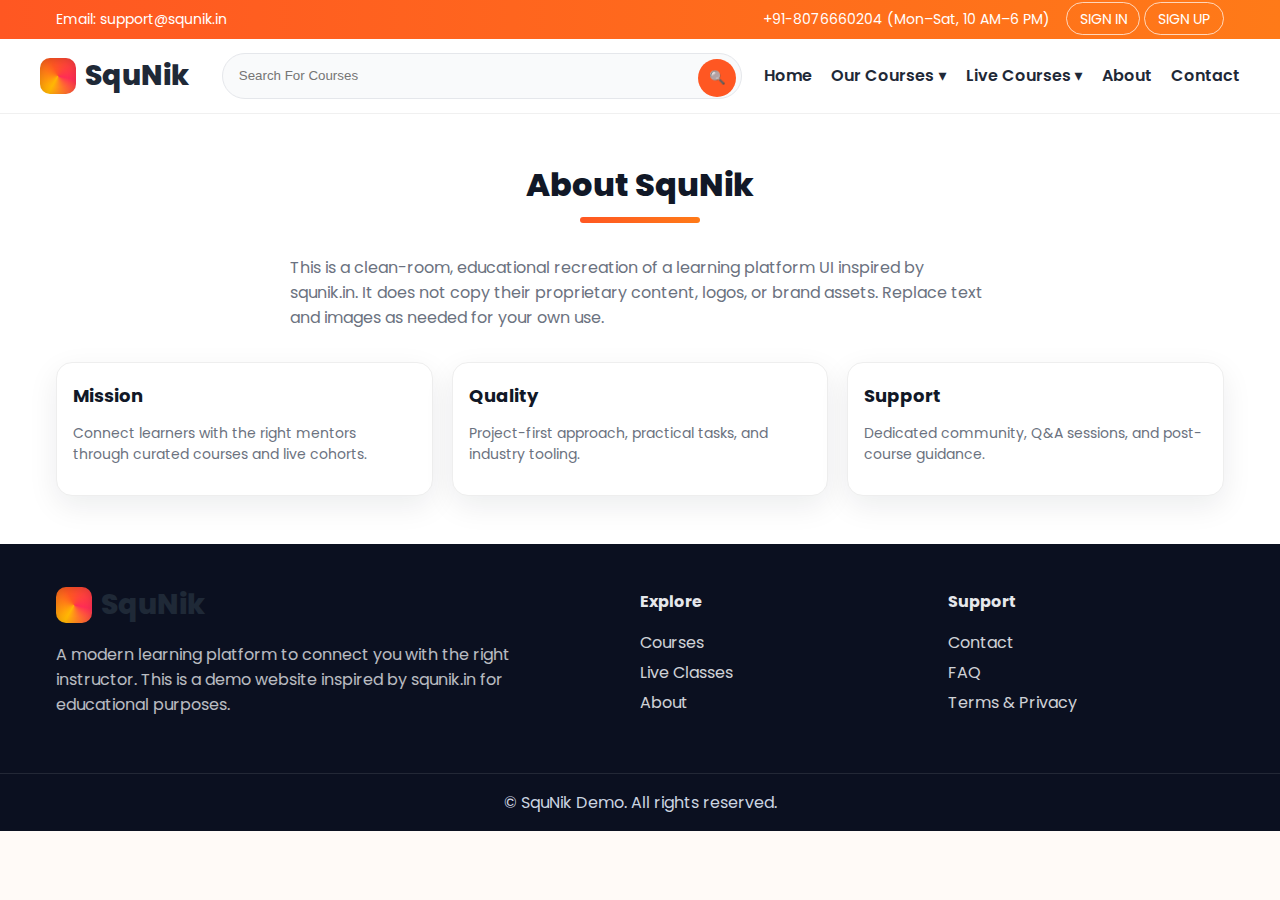
<file: about.html>
<!DOCTYPE html>
<html lang="en">
<head>
  <meta charset="UTF-8">
  <meta name="viewport" content="width=device-width, initial-scale=1.0">
  <title>SquNik — About</title>
  <link rel="preconnect" href="https://fonts.googleapis.com">
  <link rel="preconnect" href="https://fonts.gstatic.com" crossorigin>
  <link href="https://fonts.googleapis.com/css2?family=Poppins:wght@300;400;500;600;700;800;900&display=swap" rel="stylesheet">
  <link rel="stylesheet" href="styles.css">
</head>
<body>
  <div class="topbar">
    <div class="container">
      <div class="left">
        <span>Email: support@squnik.in</span>
      </div>
      <div class="right">
        <span>+91-8076660204 (Mon–Sat, 10 AM–6 PM)</span>
        <div class="auth">
          <a href="#">SIGN IN</a>
          <a href="#">SIGN UP</a>
        </div>
      </div>
    </div>
  </div>

  <header>
    <div class="container nav" id="nav">
      <a class="brand" href="index.html">
        <span class="logo"></span>
        <span>SquNik</span>
      </a>
      <button class="hamburger" id="menuBtn">☰</button>
      <div class="search">
        <input type="text" placeholder="Search For Courses" aria-label="Search for courses" />
        <button aria-label="Search">🔍</button>
      </div>
      <div class="navlinks">
        <a href="index.html">Home</a>
        <div class="dropdown">
          <a href="courses.html">Our Courses ▾</a>
          <div class="dropdown-content">
            <a href="courses.html#sap">SAP</a>
            <a href="courses.html#excel">MS Excel</a>
            <a href="courses.html#accounting">Accounting</a>
            <a href="courses.html#powerbi">Power BI</a>
            <a href="courses.html#interview">Interview Preparation</a>
          </div>
        </div>
        <div class="dropdown">
          <a href="live.html">Live Courses ▾</a>
          <div class="dropdown-content">
            <a href="live.html#ongoing">Ongoing</a>
            <a href="live.html#upcoming">Upcoming</a>
          </div>
        </div>
        <a href="about.html">About</a>
        <a href="contact.html">Contact</a>
      </div>
    </div>
  </header>

  
<section class="section">
  <div class="container">
    <h2 class="title">About SquNik</h2>
    <div class="underline"></div>
    <p style="max-width:70ch;margin:0 auto 2rem;color:var(--muted)">
      This is a clean-room, educational recreation of a learning platform UI inspired by squnik.in. 
      It does not copy their proprietary content, logos, or brand assets. Replace text and images as needed for your own use.
    </p>
    <div class="grid">
      <div class="card"><div class="p"><h3>Mission</h3><p>Connect learners with the right mentors through curated courses and live cohorts.</p></div></div>
      <div class="card"><div class="p"><h3>Quality</h3><p>Project-first approach, practical tasks, and industry tooling.</p></div></div>
      <div class="card"><div class="p"><h3>Support</h3><p>Dedicated community, Q&A sessions, and post-course guidance.</p></div></div>
    </div>
  </div>

</section>


  <footer>
    <div class="container">
      <div>
        <div class="brand"><span class="logo"></span><span>SquNik</span></div>
        <p style="max-width:48ch;opacity:.8">A modern learning platform to connect you with the right instructor. This is a demo website inspired by squnik.in for educational purposes.</p>
      </div>
      <div>
        <h4>Explore</h4>
        <a href="courses.html">Courses</a>
        <a href="live.html">Live Classes</a>
        <a href="about.html">About</a>
      </div>

      <div>
        <h4>Support</h4>
        <a href="contact.html">Contact</a>
        <a href="#">FAQ</a>
        <a href="#">Terms & Privacy</a>
      </div>
    </div>
    <div class="copy">© SquNik Demo. All rights reserved.</div>
  </footer>

  <script src="script.js"></script>
</body>
</html>
</file>
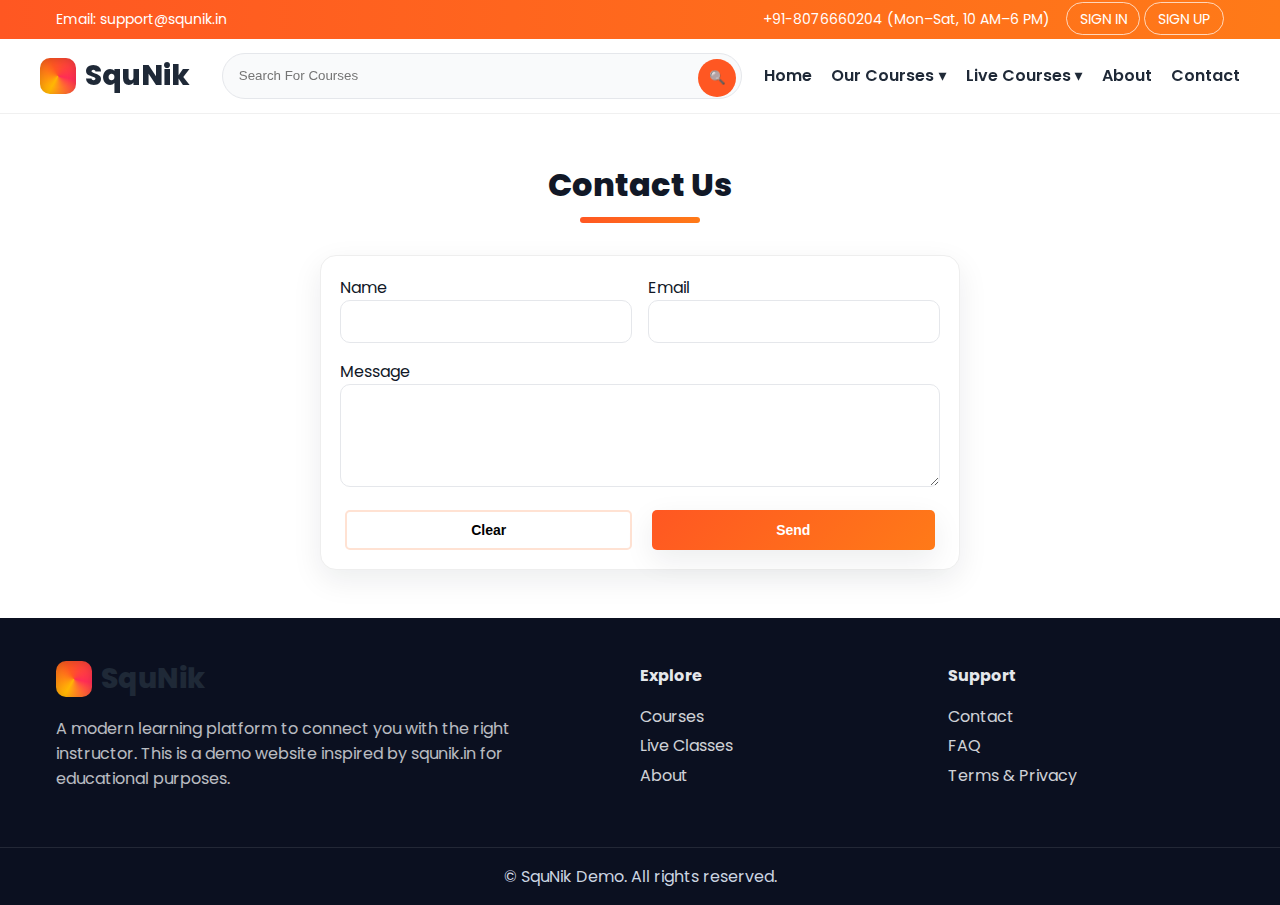
<file: contact.html>
<!DOCTYPE html>
<html lang="en">
<head>
  <meta charset="UTF-8">
  <meta name="viewport" content="width=device-width, initial-scale=1.0">
  <title>SquNik — Contact</title>
  <link rel="preconnect" href="https://fonts.googleapis.com">
  <link rel="preconnect" href="https://fonts.gstatic.com" crossorigin>
  <link href="https://fonts.googleapis.com/css2?family=Poppins:wght@300;400;500;600;700;800;900&display=swap" rel="stylesheet">
  <link rel="stylesheet" href="styles.css">
</head>
<body>
  <div class="topbar">
    <div class="container">
      <div class="left">
        <span>Email: support@squnik.in</span>
      </div>
      <div class="right">
        <span>+91-8076660204 (Mon–Sat, 10 AM–6 PM)</span>
        <div class="auth">
          <a href="#">SIGN IN</a>
          <a href="#">SIGN UP</a>
        </div>
      </div>
    </div>
  </div>

  <header>
    <div class="container nav" id="nav">
      <a class="brand" href="index.html">
        <span class="logo"></span>
        <span>SquNik</span>
      </a>
      <button class="hamburger" id="menuBtn">☰</button>
      <div class="search">
        <input type="text" placeholder="Search For Courses" aria-label="Search for courses" />
        <button aria-label="Search">🔍</button>
      </div>
      <div class="navlinks">
        <a href="index.html">Home</a>
        <div class="dropdown">
          <a href="courses.html">Our Courses ▾</a>
          <div class="dropdown-content">
            <a href="courses.html#sap">SAP</a>
            <a href="courses.html#excel">MS Excel</a>
            <a href="courses.html#accounting">Accounting</a>
            <a href="courses.html#powerbi">Power BI</a>
            <a href="courses.html#interview">Interview Preparation</a>
          </div>
        </div>
        <div class="dropdown">
          <a href="live.html">Live Courses ▾</a>
          <div class="dropdown-content">
            <a href="live.html#ongoing">Ongoing</a>
            <a href="live.html#upcoming">Upcoming</a>
          </div>
        </div>
        <a href="about.html">About</a>
        <a href="contact.html">Contact</a>
      </div>
    </div>
  </header>

  
<section class="section">
  <div class="container">
    <h2 class="title">Contact Us</h2>
    <div class="underline"></div>
    <form id="contactForm" style="max-width:640px;margin:0 auto;background:#fff;border:1px solid #eee;padding:1.2rem;border-radius:16px;box-shadow:var(--shadow)">
      <div style="display:grid;gap:1rem;grid-template-columns:1fr 1fr">
        <div><label>Name<br><input required style="width:100%;padding:.8rem;border:1px solid #e5e7eb;border-radius:10px"></label></div>
        <div><label>Email<br><input type="email" required style="width:100%;padding:.8rem;border:1px solid #e5e7eb;border-radius:10px"></label></div>
        <div style="grid-column:1/-1"><label>Message<br><textarea required rows="5" style="width:100%;padding:.8rem;border:1px solid #e5e7eb;border-radius:10px"></textarea></label></div>
      </div>
      <div style="margin-top:1rem;display:flex;justify-content:flex-end;gap:.6rem">
        <button type="reset" class="btn ghost">Clear</button>
        <button type="submit" class="btn primary">Send</button>
      </div>
    </form>
  </div>
</section>
<script>
  document.getElementById('contactForm')?.addEventListener('submit', function(e){
    e.preventDefault();
    alert('Thanks! We will get back to you shortly.');
    this.reset();
  });
</script>


  <footer>
    <div class="container">
      <div>
        <div class="brand"><span class="logo"></span><span>SquNik</span></div>
        <p style="max-width:48ch;opacity:.8">A modern learning platform to connect you with the right instructor. This is a demo website inspired by squnik.in for educational purposes.</p>
      </div>
      <div>
        <h4>Explore</h4>
        <a href="courses.html">Courses</a>
        <a href="live.html">Live Classes</a>
        <a href="about.html">About</a>
      </div>

      <div>
        <h4>Support</h4>
        <a href="contact.html">Contact</a>
        <a href="#">FAQ</a>
        <a href="#">Terms & Privacy</a>
      </div>
    </div>
    <div class="copy">© SquNik Demo. All rights reserved.</div>
  </footer>

  <script src="script.js"></script>
</body>
</html>
</file>
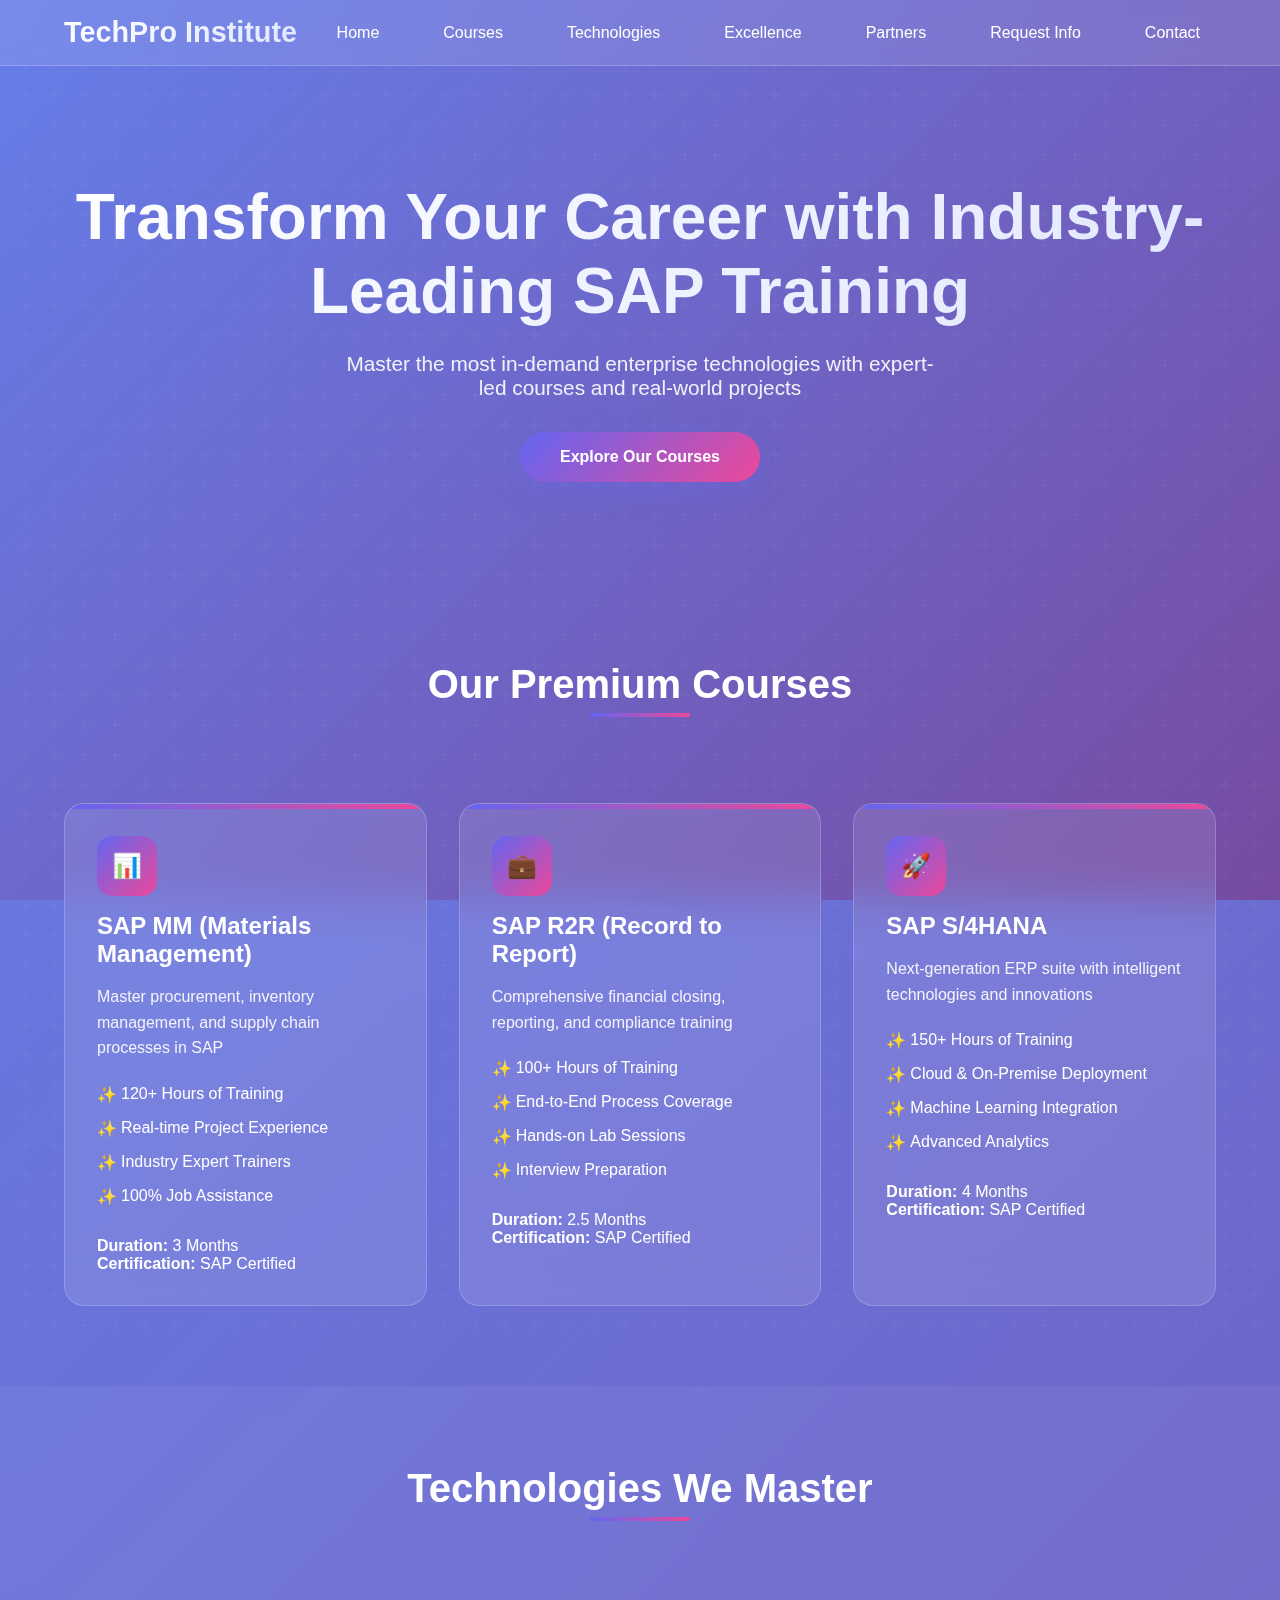
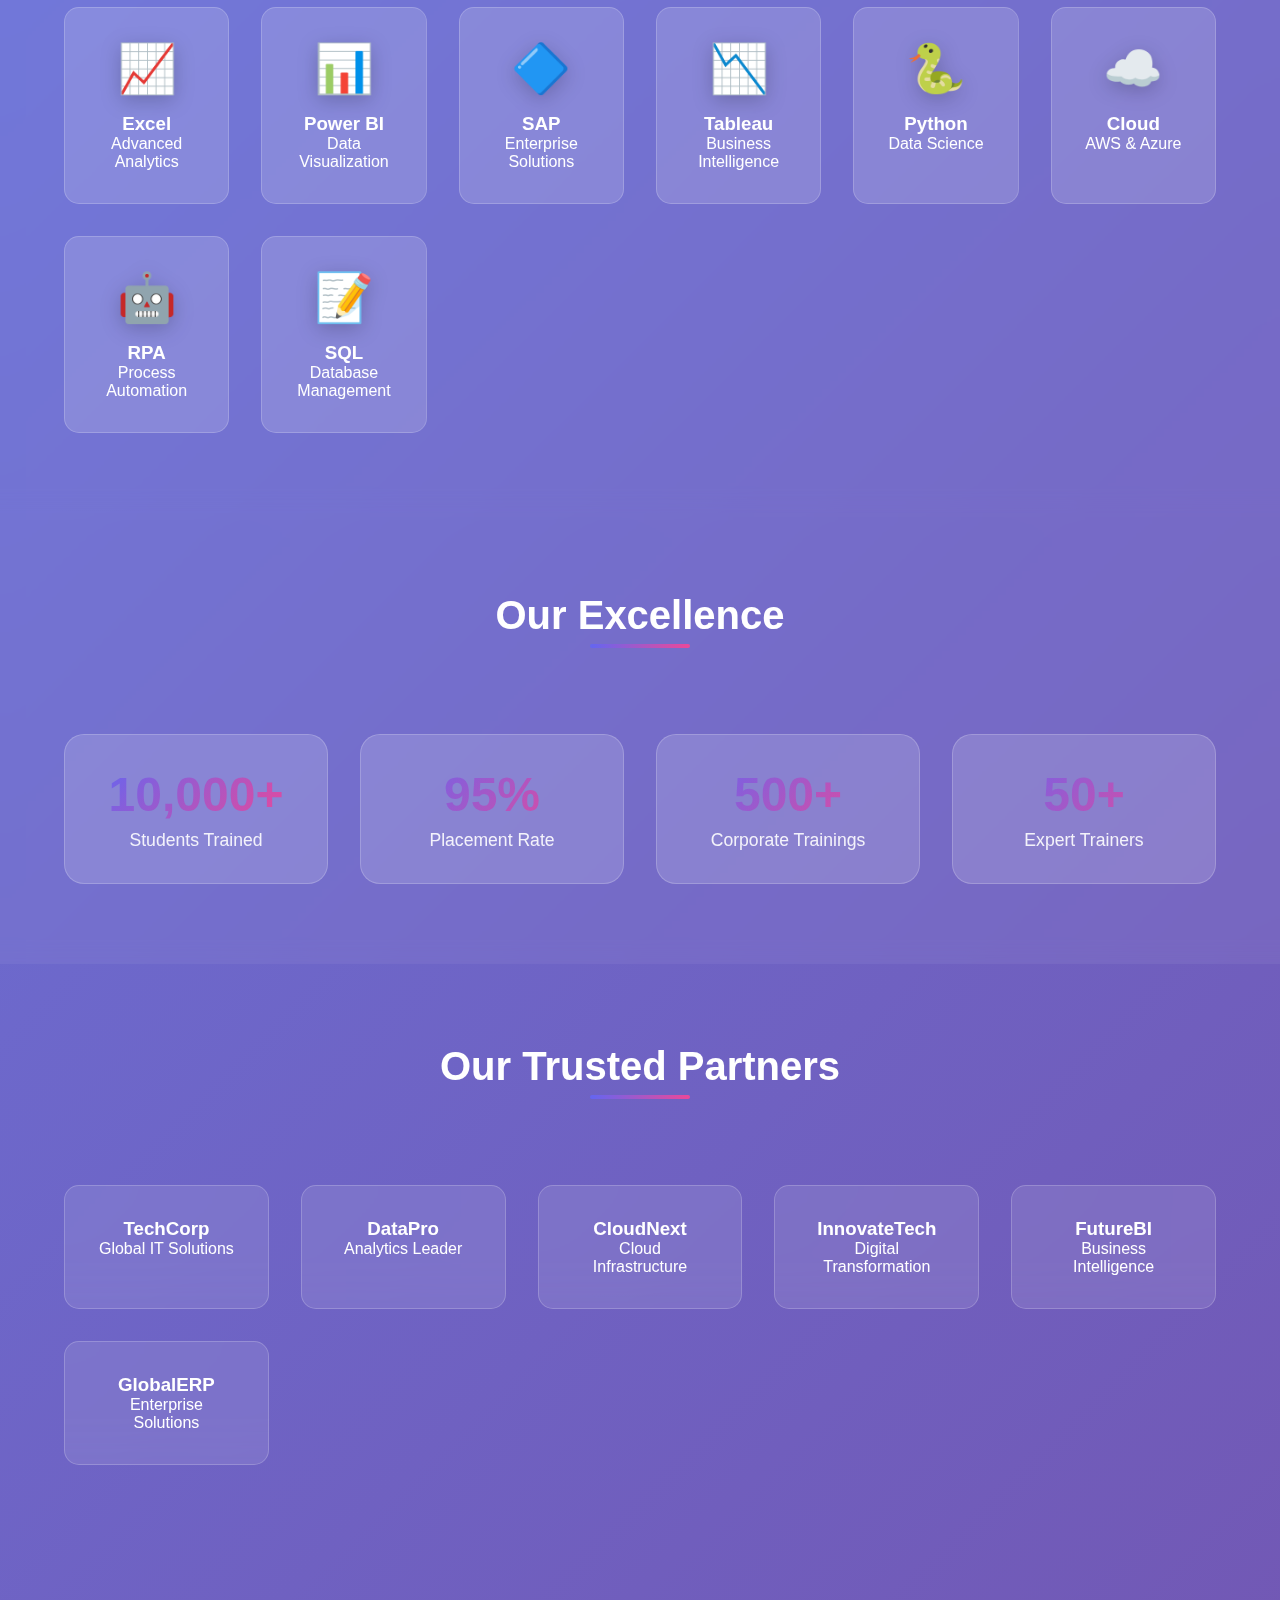
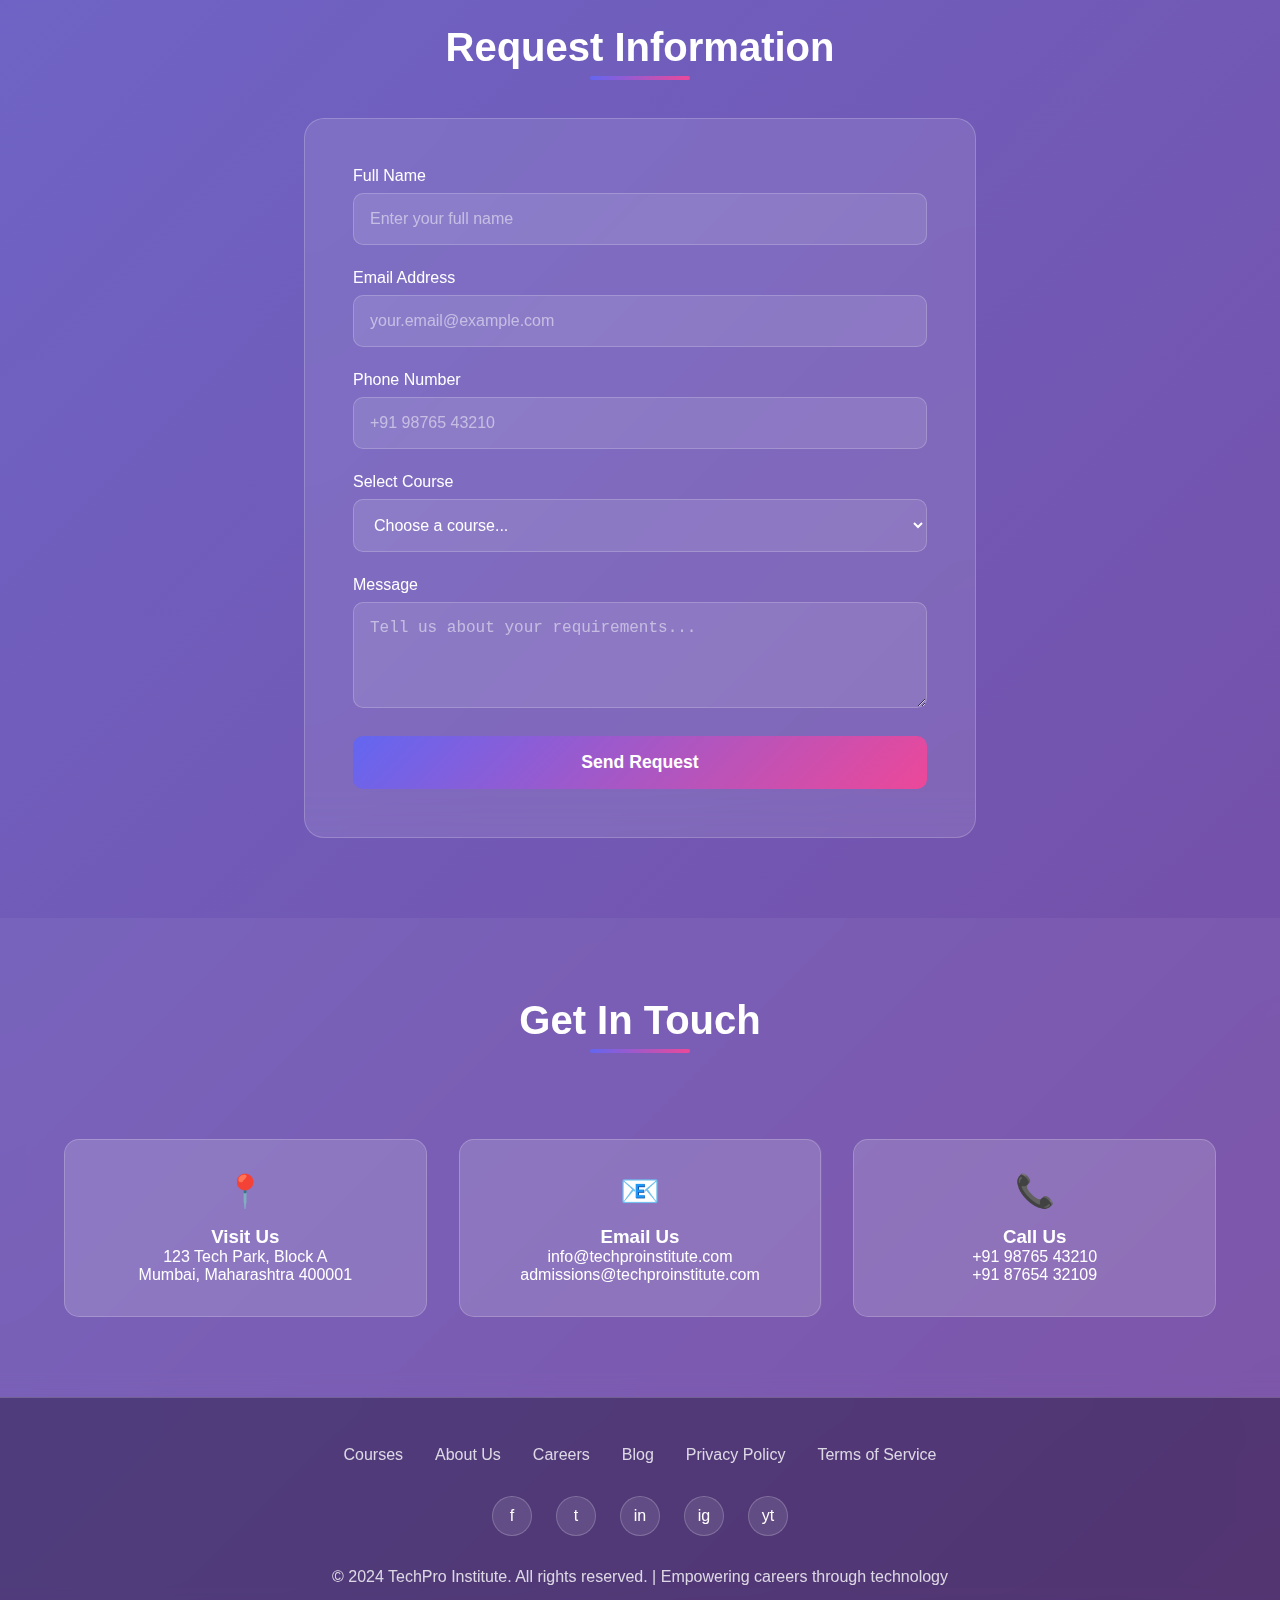
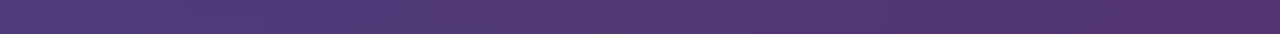
<file: home.html>
<!DOCTYPE html>
<html lang="en">
<head>
    <meta charset="UTF-8">
    <meta name="viewport" content="width=device-width, initial-scale=1.0">
    <title>TechPro Institute - Premier SAP & Technology Training</title>
    <style>
        * {
            margin: 0;
            padding: 0;
            box-sizing: border-box;
        }

        :root {
            --primary: #6366f1;
            --secondary: #8b5cf6;
            --accent: #ec4899;
            --dark: #1e293b;
            --light: #f8fafc;
            --glass: rgba(255, 255, 255, 0.1);
            --border: rgba(255, 255, 255, 0.2);
        }

        body {
            font-family: -apple-system, BlinkMacSystemFont, 'Segoe UI', Roboto, 'Helvetica Neue', Arial, sans-serif;
            background: linear-gradient(135deg, #667eea 0%, #764ba2 100%);
            min-height: 100vh;
            color: #fff;
            overflow-x: hidden;
        }

        /* Animated Background */
        .bg-animation {
            position: fixed;
            width: 100%;
            height: 100%;
            top: 0;
            left: 0;
            z-index: -1;
            background: linear-gradient(135deg, #667eea 0%, #764ba2 100%);
        }

        .bg-animation::before {
            content: '';
            position: absolute;
            width: 200%;
            height: 200%;
            top: -50%;
            left: -50%;
            background: url("data:image/svg+xml,%3Csvg width='60' height='60' viewBox='0 0 60 60' xmlns='http://www.w3.org/2000/svg'%3E%3Cg fill='none' fill-rule='evenodd'%3E%3Cg fill='%23ffffff' fill-opacity='0.03'%3E%3Cpath d='M36 34v-4h-2v4h-4v2h4v4h2v-4h4v-2h-4zm0-30V0h-2v4h-4v2h4v4h2V6h4V4h-4zM6 34v-4H4v4H0v2h4v4h2v-4h4v-2H6zM6 4V0H4v4H0v2h4v4h2V6h4V4H6z'/%3E%3C/g%3E%3C/g%3E%3C/svg%3E") repeat;
            animation: drift 20s infinite linear;
        }

        @keyframes drift {
            from { transform: rotate(0deg); }
            to { transform: rotate(360deg); }
        }

        /* Header */
        header {
            background: var(--glass);
            backdrop-filter: blur(20px);
            border-bottom: 1px solid var(--border);
            position: fixed;
            width: 100%;
            top: 0;
            z-index: 1000;
            transition: all 0.3s ease;
        }

        nav {
            display: flex;
            justify-content: space-between;
            align-items: center;
            padding: 1rem 5%;
            max-width: 1400px;
            margin: 0 auto;
        }

        .logo {
            font-size: 1.8rem;
            font-weight: bold;
            background: linear-gradient(135deg, #fff, #e0e7ff);
            -webkit-background-clip: text;
            -webkit-text-fill-color: transparent;
            animation: glow 2s ease-in-out infinite alternate;
        }

        @keyframes glow {
            from { filter: drop-shadow(0 0 10px rgba(255,255,255,0.5)); }
            to { filter: drop-shadow(0 0 20px rgba(255,255,255,0.8)); }
        }

        .nav-links {
            display: flex;
            list-style: none;
            gap: 2rem;
        }

        .nav-links a {
            color: #fff;
            text-decoration: none;
            transition: all 0.3s ease;
            position: relative;
            padding: 0.5rem 1rem;
        }

        .nav-links a::after {
            content: '';
            position: absolute;
            bottom: 0;
            left: 50%;
            width: 0;
            height: 2px;
            background: linear-gradient(90deg, var(--primary), var(--accent));
            transition: all 0.3s ease;
            transform: translateX(-50%);
        }

        .nav-links a:hover::after {
            width: 100%;
        }

        .nav-links a:hover {
            transform: translateY(-2px);
            text-shadow: 0 5px 15px rgba(255,255,255,0.3);
        }

        /* Hero Section */
        .hero {
            margin-top: 80px;
            padding: 100px 5%;
            text-align: center;
            position: relative;
        }

        .hero h1 {
            font-size: clamp(2.5rem, 5vw, 4rem);
            margin-bottom: 1.5rem;
            background: linear-gradient(135deg, #fff, #e0e7ff);
            -webkit-background-clip: text;
            -webkit-text-fill-color: transparent;
            animation: slideInDown 1s ease;
        }

        @keyframes slideInDown {
            from {
                opacity: 0;
                transform: translateY(-30px);
            }
            to {
                opacity: 1;
                transform: translateY(0);
            }
        }

        .hero p {
            font-size: 1.3rem;
            opacity: 0.9;
            max-width: 600px;
            margin: 0 auto 2rem;
            animation: fadeIn 1s ease 0.3s backwards;
        }

        @keyframes fadeIn {
            from { opacity: 0; }
            to { opacity: 1; }
        }

        .cta-button {
            display: inline-block;
            padding: 1rem 2.5rem;
            background: linear-gradient(135deg, var(--primary), var(--accent));
            color: white;
            text-decoration: none;
            border-radius: 50px;
            font-weight: 600;
            transition: all 0.3s ease;
            box-shadow: 0 10px 30px rgba(99, 102, 241, 0.3);
            animation: pulse 2s infinite;
        }

        @keyframes pulse {
            0%, 100% { transform: scale(1); }
            50% { transform: scale(1.05); }
        }

        .cta-button:hover {
            transform: translateY(-3px);
            box-shadow: 0 15px 40px rgba(99, 102, 241, 0.5);
        }

        /* Courses Section */
        .courses {
            padding: 80px 5%;
            max-width: 1400px;
            margin: 0 auto;
        }

        .section-title {
            text-align: center;
            font-size: 2.5rem;
            margin-bottom: 3rem;
            position: relative;
            display: inline-block;
            width: 100%;
        }

        .section-title::after {
            content: '';
            position: absolute;
            bottom: -10px;
            left: 50%;
            transform: translateX(-50%);
            width: 100px;
            height: 4px;
            background: linear-gradient(90deg, var(--primary), var(--accent));
            border-radius: 2px;
        }

        .course-grid {
            display: grid;
            grid-template-columns: repeat(auto-fit, minmax(350px, 1fr));
            gap: 2rem;
            margin-top: 3rem;
        }

        .course-card {
            background: var(--glass);
            backdrop-filter: blur(20px);
            border: 1px solid var(--border);
            border-radius: 20px;
            padding: 2rem;
            transition: all 0.3s ease;
            position: relative;
            overflow: hidden;
        }

        .course-card::before {
            content: '';
            position: absolute;
            top: 0;
            left: 0;
            right: 0;
            height: 5px;
            background: linear-gradient(90deg, var(--primary), var(--accent));
        }

        .course-card:hover {
            transform: translateY(-10px) scale(1.02);
            box-shadow: 0 20px 40px rgba(0,0,0,0.2);
        }

        .course-icon {
            width: 60px;
            height: 60px;
            background: linear-gradient(135deg, var(--primary), var(--accent));
            border-radius: 15px;
            display: flex;
            align-items: center;
            justify-content: center;
            font-size: 1.5rem;
            margin-bottom: 1rem;
        }

        .course-title {
            font-size: 1.5rem;
            margin-bottom: 1rem;
        }

        .course-details {
            opacity: 0.9;
            line-height: 1.6;
            margin-bottom: 1rem;
        }

        .course-features {
            list-style: none;
            margin: 1rem 0;
        }

        .course-features li {
            padding: 0.5rem 0;
            padding-left: 1.5rem;
            position: relative;
        }

        .course-features li::before {
            content: '✨';
            position: absolute;
            left: 0;
        }

        /* Tech Stack */
        .tech-stack {
            padding: 80px 5%;
            background: rgba(255, 255, 255, 0.05);
            backdrop-filter: blur(10px);
        }

        .tech-grid {
            display: grid;
            grid-template-columns: repeat(auto-fit, minmax(150px, 1fr));
            gap: 2rem;
            max-width: 1200px;
            margin: 3rem auto 0;
        }

        .tech-item {
            background: var(--glass);
            backdrop-filter: blur(20px);
            border: 1px solid var(--border);
            border-radius: 15px;
            padding: 2rem;
            text-align: center;
            transition: all 0.3s ease;
            cursor: pointer;
        }

        .tech-item:hover {
            transform: translateY(-5px) rotate(5deg);
            background: rgba(255, 255, 255, 0.15);
        }

        .tech-icon {
            font-size: 3rem;
            margin-bottom: 1rem;
            filter: drop-shadow(0 5px 10px rgba(0,0,0,0.2));
        }

        /* Partners */
        .partners {
            padding: 80px 5%;
            max-width: 1400px;
            margin: 0 auto;
        }

        .partner-grid {
            display: grid;
            grid-template-columns: repeat(auto-fit, minmax(200px, 1fr));
            gap: 2rem;
            margin-top: 3rem;
        }

        .partner-card {
            background: var(--glass);
            backdrop-filter: blur(20px);
            border: 1px solid var(--border);
            border-radius: 15px;
            padding: 2rem;
            text-align: center;
            transition: all 0.3s ease;
        }

        .partner-card:hover {
            transform: scale(1.1);
            box-shadow: 0 15px 30px rgba(0,0,0,0.2);
        }

        /* Excellence Section */
        .excellence {
            padding: 80px 5%;
            background: rgba(255, 255, 255, 0.05);
            backdrop-filter: blur(10px);
        }

        .stats-grid {
            display: grid;
            grid-template-columns: repeat(auto-fit, minmax(250px, 1fr));
            gap: 2rem;
            max-width: 1200px;
            margin: 3rem auto 0;
        }

        .stat-card {
            text-align: center;
            padding: 2rem;
            background: var(--glass);
            backdrop-filter: blur(20px);
            border: 1px solid var(--border);
            border-radius: 20px;
            transition: all 0.3s ease;
        }

        .stat-card:hover {
            transform: translateY(-10px);
        }

        .stat-number {
            font-size: 3rem;
            font-weight: bold;
            background: linear-gradient(135deg, var(--primary), var(--accent));
            -webkit-background-clip: text;
            -webkit-text-fill-color: transparent;
            margin-bottom: 0.5rem;
        }

        .stat-label {
            font-size: 1.1rem;
            opacity: 0.9;
        }

        /* Request Form */
        .request-form {
            padding: 80px 5%;
            max-width: 800px;
            margin: 0 auto;
        }

        .form-container {
            background: var(--glass);
            backdrop-filter: blur(20px);
            border: 1px solid var(--border);
            border-radius: 20px;
            padding: 3rem;
        }

        .form-group {
            margin-bottom: 1.5rem;
        }

        .form-group label {
            display: block;
            margin-bottom: 0.5rem;
            font-weight: 500;
        }

        .form-group input,
        .form-group select,
        .form-group textarea {
            width: 100%;
            padding: 1rem;
            background: rgba(255, 255, 255, 0.1);
            border: 1px solid var(--border);
            border-radius: 10px;
            color: white;
            font-size: 1rem;
            transition: all 0.3s ease;
        }

        .form-group input::placeholder,
        .form-group textarea::placeholder {
            color: rgba(255, 255, 255, 0.5);
        }

        .form-group input:focus,
        .form-group select:focus,
        .form-group textarea:focus {
            outline: none;
            border-color: var(--primary);
            background: rgba(255, 255, 255, 0.15);
            box-shadow: 0 0 20px rgba(99, 102, 241, 0.3);
        }

        .form-group select option {
            background: var(--dark);
        }

        .submit-btn {
            width: 100%;
            padding: 1rem 2rem;
            background: linear-gradient(135deg, var(--primary), var(--accent));
            color: white;
            border: none;
            border-radius: 10px;
            font-size: 1.1rem;
            font-weight: 600;
            cursor: pointer;
            transition: all 0.3s ease;
        }

        .submit-btn:hover {
            transform: translateY(-3px);
            box-shadow: 0 15px 30px rgba(99, 102, 241, 0.4);
        }

        /* Contact */
        .contact {
            padding: 80px 5%;
            background: rgba(255, 255, 255, 0.05);
            backdrop-filter: blur(10px);
        }

        .contact-grid {
            display: grid;
            grid-template-columns: repeat(auto-fit, minmax(300px, 1fr));
            gap: 2rem;
            max-width: 1200px;
            margin: 3rem auto 0;
        }

        .contact-card {
            background: var(--glass);
            backdrop-filter: blur(20px);
            border: 1px solid var(--border);
            border-radius: 15px;
            padding: 2rem;
            text-align: center;
            transition: all 0.3s ease;
        }

        .contact-card:hover {
            transform: translateY(-5px);
        }

        .contact-icon {
            font-size: 2rem;
            margin-bottom: 1rem;
        }

        /* Footer */
        footer {
            background: rgba(0, 0, 0, 0.3);
            backdrop-filter: blur(20px);
            padding: 3rem 5%;
            text-align: center;
            border-top: 1px solid var(--border);
        }

        .footer-content {
            max-width: 1200px;
            margin: 0 auto;
        }

        .footer-links {
            display: flex;
            justify-content: center;
            gap: 2rem;
            margin-bottom: 2rem;
        }

        .footer-links a {
            color: white;
            text-decoration: none;
            opacity: 0.8;
            transition: all 0.3s ease;
        }

        .footer-links a:hover {
            opacity: 1;
            transform: translateY(-2px);
        }

        .social-links {
            display: flex;
            justify-content: center;
            gap: 1.5rem;
            margin: 2rem 0;
        }

        .social-links a {
            width: 40px;
            height: 40px;
            background: var(--glass);
            border: 1px solid var(--border);
            border-radius: 50%;
            display: flex;
            align-items: center;
            justify-content: center;
            color: white;
            text-decoration: none;
            transition: all 0.3s ease;
        }

        .social-links a:hover {
            background: linear-gradient(135deg, var(--primary), var(--accent));
            transform: translateY(-5px) rotate(360deg);
        }

        /* Responsive */
        @media (max-width: 768px) {
            .nav-links {
                display: none;
            }
            
            .hero h1 {
                font-size: 2rem;
            }
            
            .course-grid,
            .tech-grid,
            .partner-grid {
                grid-template-columns: 1fr;
            }
        }

        /* Loading Animation */
        .loader {
            position: fixed;
            top: 0;
            left: 0;
            width: 100%;
            height: 100%;
            background: linear-gradient(135deg, #667eea 0%, #764ba2 100%);
            display: flex;
            justify-content: center;
            align-items: center;
            z-index: 9999;
            transition: opacity 0.5s ease;
        }

        .loader.hidden {
            opacity: 0;
            pointer-events: none;
        }

        .loader-circle {
            width: 50px;
            height: 50px;
            border: 5px solid rgba(255, 255, 255, 0.3);
            border-top: 5px solid white;
            border-radius: 50%;
            animation: spin 1s linear infinite;
        }

        @keyframes spin {
            0% { transform: rotate(0deg); }
            100% { transform: rotate(360deg); }
        }
    </style>
</head>
<body>
    <!-- Loading Screen -->
    <div class="loader" id="loader">
        <div class="loader-circle"></div>
    </div>

    <!-- Animated Background -->
    <div class="bg-animation"></div>

    <!-- Header -->
    <header>
        <nav>
            <div class="logo">TechPro Institute</div>
            <ul class="nav-links">
                <li><a href="#home">Home</a></li>
                <li><a href="#courses">Courses</a></li>
                <li><a href="#tech">Technologies</a></li>
                <li><a href="#excellence">Excellence</a></li>
                <li><a href="#partners">Partners</a></li>
                <li><a href="#request">Request Info</a></li>
                <li><a href="#contact">Contact</a></li>
            </ul>
        </nav>
    </header>

    <!-- Hero Section -->
    <section class="hero" id="home">
        <h1>Transform Your Career with Industry-Leading SAP Training</h1>
        <p>Master the most in-demand enterprise technologies with expert-led courses and real-world projects</p>
        <a href="#courses" class="cta-button">Explore Our Courses</a>
    </section>

    <!-- Courses Section -->
    <section class="courses" id="courses">
        <h2 class="section-title">Our Premium Courses</h2>
        <div class="course-grid">
            <div class="course-card">
                <div class="course-icon">📊</div>
                <h3 class="course-title">SAP MM (Materials Management)</h3>
                <p class="course-details">Master procurement, inventory management, and supply chain processes in SAP</p>
                <ul class="course-features">
                    <li>120+ Hours of Training</li>
                    <li>Real-time Project Experience</li>
                    <li>Industry Expert Trainers</li>
                    <li>100% Job Assistance</li>
                </ul>
                <div style="margin-top: 1.5rem;">
                    <strong>Duration:</strong> 3 Months<br>
                    <strong>Certification:</strong> SAP Certified
                </div>
            </div>

            <div class="course-card">
                <div class="course-icon">💼</div>
                <h3 class="course-title">SAP R2R (Record to Report)</h3>
                <p class="course-details">Comprehensive financial closing, reporting, and compliance training</p>
                <ul class="course-features">
                    <li>100+ Hours of Training</li>
                    <li>End-to-End Process Coverage</li>
                    <li>Hands-on Lab Sessions</li>
                    <li>Interview Preparation</li>
                </ul>
                <div style="margin-top: 1.5rem;">
                    <strong>Duration:</strong> 2.5 Months<br>
                    <strong>Certification:</strong> SAP Certified
                </div>
            </div>

            <div class="course-card">
                <div class="course-icon">🚀</div>
                <h3 class="course-title">SAP S/4HANA</h3>
                <p class="course-details">Next-generation ERP suite with intelligent technologies and innovations</p>
                <ul class="course-features">
                    <li>150+ Hours of Training</li>
                    <li>Cloud & On-Premise Deployment</li>
                    <li>Machine Learning Integration</li>
                    <li>Advanced Analytics</li>
                </ul>
                <div style="margin-top: 1.5rem;">
                    <strong>Duration:</strong> 4 Months<br>
                    <strong>Certification:</strong> SAP Certified
                </div>
            </div>
        </div>
    </section>

    <!-- Tech Stack Section -->
    <section class="tech-stack" id="tech">
        <h2 class="section-title">Technologies We Master</h2>
        <div class="tech-grid">
            <div class="tech-item">
                <div class="tech-icon">📈</div>
                <h3>Excel</h3>
                <p>Advanced Analytics</p>
            </div>
            <div class="tech-item">
                <div class="tech-icon">📊</div>
                <h3>Power BI</h3>
                <p>Data Visualization</p>
            </div>
            <div class="tech-item">
                <div class="tech-icon">🔷</div>
                <h3>SAP</h3>
                <p>Enterprise Solutions</p>
            </div>
            <div class="tech-item">
                <div class="tech-icon">📉</div>
                <h3>Tableau</h3>
                <p>Business Intelligence</p>
            </div>
            <div class="tech-item">
                <div class="tech-icon">🐍</div>
                <h3>Python</h3>
                <p>Data Science</p>
            </div>
            <div class="tech-item">
                <div class="tech-icon">☁️</div>
                <h3>Cloud</h3>
                <p>AWS & Azure</p>
            </div>
            <div class="tech-item">
                <div class="tech-icon">🤖</div>
                <h3>RPA</h3>
                <p>Process Automation</p>
            </div>
            <div class="tech-item">
                <div class="tech-icon">📝</div>
                <h3>SQL</h3>
                <p>Database Management</p>
            </div>
        </div>
    </section>

    <!-- Excellence Section -->
    <section class="excellence" id="excellence">
        <h2 class="section-title">Our Excellence</h2>
        <div class="stats-grid">
            <div class="stat-card">
                <div class="stat-number">10,000+</div>
                <div class="stat-label">Students Trained</div>
            </div>
            <div class="stat-card">
                <div class="stat-number">95%</div>
                <div class="stat-label">Placement Rate</div>
            </div>
            <div class="stat-card">
                <div class="stat-number">500+</div>
                <div class="stat-label">Corporate Trainings</div>
            </div>
            <div class="stat-card">
                <div class="stat-number">50+</div>
                <div class="stat-label">Expert Trainers</div>
            </div>
        </div>
    </section>

    <!-- Partners Section -->
    <section class="partners" id="partners">
        <h2 class="section-title">Our Trusted Partners</h2>
        <div class="partner-grid">
            <div class="partner-card">
                <h3>TechCorp</h3>
                <p>Global IT Solutions</p>
            </div>
            <div class="partner-card">
                <h3>DataPro</h3>
                <p>Analytics Leader</p>
            </div>
            <div class="partner-card">
                <h3>CloudNext</h3>
                <p>Cloud Infrastructure</p>
            </div>
            <div class="partner-card">
                <h3>InnovateTech</h3>
                <p>Digital Transformation</p>
            </div>
            <div class="partner-card">
                <h3>FutureBI</h3>
                <p>Business Intelligence</p>
            </div>
            <div class="partner-card">
                <h3>GlobalERP</h3>
                <p>Enterprise Solutions</p>
            </div>
        </div>
    </section>

    <!-- Request Form Section -->
    <section class="request-form" id="request">
        <h2 class="section-title">Request Information</h2>
        <div class="form-container">
            <form id="requestForm">
                <div class="form-group">
                    <label for="name">Full Name</label>
                    <input type="text" id="name" name="name" placeholder="Enter your full name" required>
                </div>
                <div class="form-group">
                    <label for="email">Email Address</label>
                    <input type="email" id="email" name="email" placeholder="your.email@example.com" required>
                </div>
                <div class="form-group">
                    <label for="phone">Phone Number</label>
                    <input type="tel" id="phone" name="phone" placeholder="+91 98765 43210" required>
                </div>
                <div class="form-group">
                    <label for="course">Select Course</label>
                    <select id="course" name="course" required>
                        <option value="">Choose a course...</option>
                        <option value="sap-mm">SAP MM</option>
                        <option value="sap-r2r">SAP R2R</option>
                        <option value="sap-s4hana">SAP S/4HANA</option>
                        <option value="power-bi">Power BI</option>
                        <option value="python">Python for Data Science</option>
                        <option value="other">Other</option>
                    </select>
                </div>
                <div class="form-group">
                    <label for="message">Message</label>
                    <textarea id="message" name="message" rows="4" placeholder="Tell us about your requirements..."></textarea>
                </div>
                <button type="submit" class="submit-btn">Send Request</button>
            </form>
        </div>
    </section>

    <!-- Contact Section -->
    <section class="contact" id="contact">
        <h2 class="section-title">Get In Touch</h2>
        <div class="contact-grid">
            <div class="contact-card">
                <div class="contact-icon">📍</div>
                <h3>Visit Us</h3>
                <p>123 Tech Park, Block A<br>Mumbai, Maharashtra 400001</p>
            </div>
            <div class="contact-card">
                <div class="contact-icon">📧</div>
                <h3>Email Us</h3>
                <p>info@techproinstitute.com<br>admissions@techproinstitute.com</p>
            </div>
            <div class="contact-card">
                <div class="contact-icon">📞</div>
                <h3>Call Us</h3>
                <p>+91 98765 43210<br>+91 87654 32109</p>
            </div>
        </div>
    </section>

    <!-- Footer -->
    <footer>
        <div class="footer-content">
            <div class="footer-links">
                <a href="#courses">Courses</a>
                <a href="#about">About Us</a>
                <a href="#careers">Careers</a>
                <a href="#blog">Blog</a>
                <a href="#privacy">Privacy Policy</a>
                <a href="#terms">Terms of Service</a>
            </div>
            <div class="social-links">
                <a href="#" title="Facebook">f</a>
                <a href="#" title="Twitter">t</a>
                <a href="#" title="LinkedIn">in</a>
                <a href="#" title="Instagram">ig</a>
                <a href="#" title="YouTube">yt</a>
            </div>
            <p style="margin-top: 2rem; opacity: 0.8;">© 2024 TechPro Institute. All rights reserved. | Empowering careers through technology</p>
        </div>
    </footer>

    <script>
        // Remove loader after page loads
        window.addEventListener('load', () => {
            setTimeout(() => {
                document.getElementById('loader').classList.add('hidden');
            }, 1000);
        });

        // Smooth scrolling for navigation links
        document.querySelectorAll('a[href^="#"]').forEach(anchor => {
            anchor.addEventListener('click', function (e) {
                e.preventDefault();
                const target = document.querySelector(this.getAttribute('href'));
                if (target) {
                    target.scrollIntoView({
                        behavior: 'smooth',
                        block: 'start'
                    });
                }
            });
        });

        // Header background on scroll
        window.addEventListener('scroll', () => {
            const header = document.querySelector('header');
            if (window.scrollY > 50) {
                header.style.background = 'rgba(30, 41, 59, 0.95)';
            } else {
                header.style.background = 'var(--glass)';
            }
        });

        // Form submission
        document.getElementById('requestForm').addEventListener('submit', (e) => {
            e.preventDefault();
            
            // Get form data
            const formData = new FormData(e.target);
            const data = Object.fromEntries(formData.entries());
            
            // Show success message (in real app, you'd send this to a server)
            alert('Thank you for your request! We will contact you within 24 hours.');
            e.target.reset();
        });

        // Intersection Observer for animations
        const observerOptions = {
            threshold: 0.1,
            rootMargin: '0px 0px -50px 0px'
        };

        const observer = new IntersectionObserver((entries) => {
            entries.forEach(entry => {
                if (entry.isIntersecting) {
                    entry.target.style.animation = 'fadeIn 1s ease forwards';
                }
            });
        }, observerOptions);

        // Observe all sections
        document.querySelectorAll('section').forEach(section => {
            observer.observe(section);
        });

        // Counter animation for stats
        function animateCounter(element, target) {
            let current = 0;
            const increment = target / 100;
            const timer = setInterval(() => {
                current += increment;
                if (current >= target) {
                    current = target;
                    clearInterval(timer);
                }
                element.textContent = Math.floor(current).toLocaleString() + (element.textContent.includes('%') ? '%' : '+');
            }, 20);
        }

        // Trigger counter animation when stats section is visible
        const statsObserver = new IntersectionObserver((entries) => {
            entries.forEach(entry => {
                if (entry.isIntersecting && !entry.target.classList.contains('animated')) {
                    entry.target.classList.add('animated');
                    const statNumbers = entry.target.querySelectorAll('.stat-number');
                    statNumbers.forEach(stat => {
                        const text = stat.textContent;
                        const number = parseInt(text.replace(/[^0-9]/g, ''));
                        animateCounter(stat, number);
                    });
                }
            });
        }, observerOptions);

        const statsSection = document.querySelector('.stats-grid');
        if (statsSection) {
            statsObserver.observe(statsSection);
        }

        // Parallax effect on scroll
        window.addEventListener('scroll', () => {
            const scrolled = window.pageYOffset;
            const parallax = document.querySelector('.hero');
            if (parallax) {
                parallax.style.transform = `translateY(${scrolled * 0.5}px)`;
            }
        });

        // Add hover sound effect (visual feedback instead of actual sound)
        document.querySelectorAll('.course-card, .tech-item, .partner-card').forEach(card => {
            card.addEventListener('mouseenter', () => {
                card.style.transition = 'all 0.3s cubic-bezier(0.68, -0.55, 0.265, 1.55)';
            });
        });
    </script>
</body>
</html>
</file>
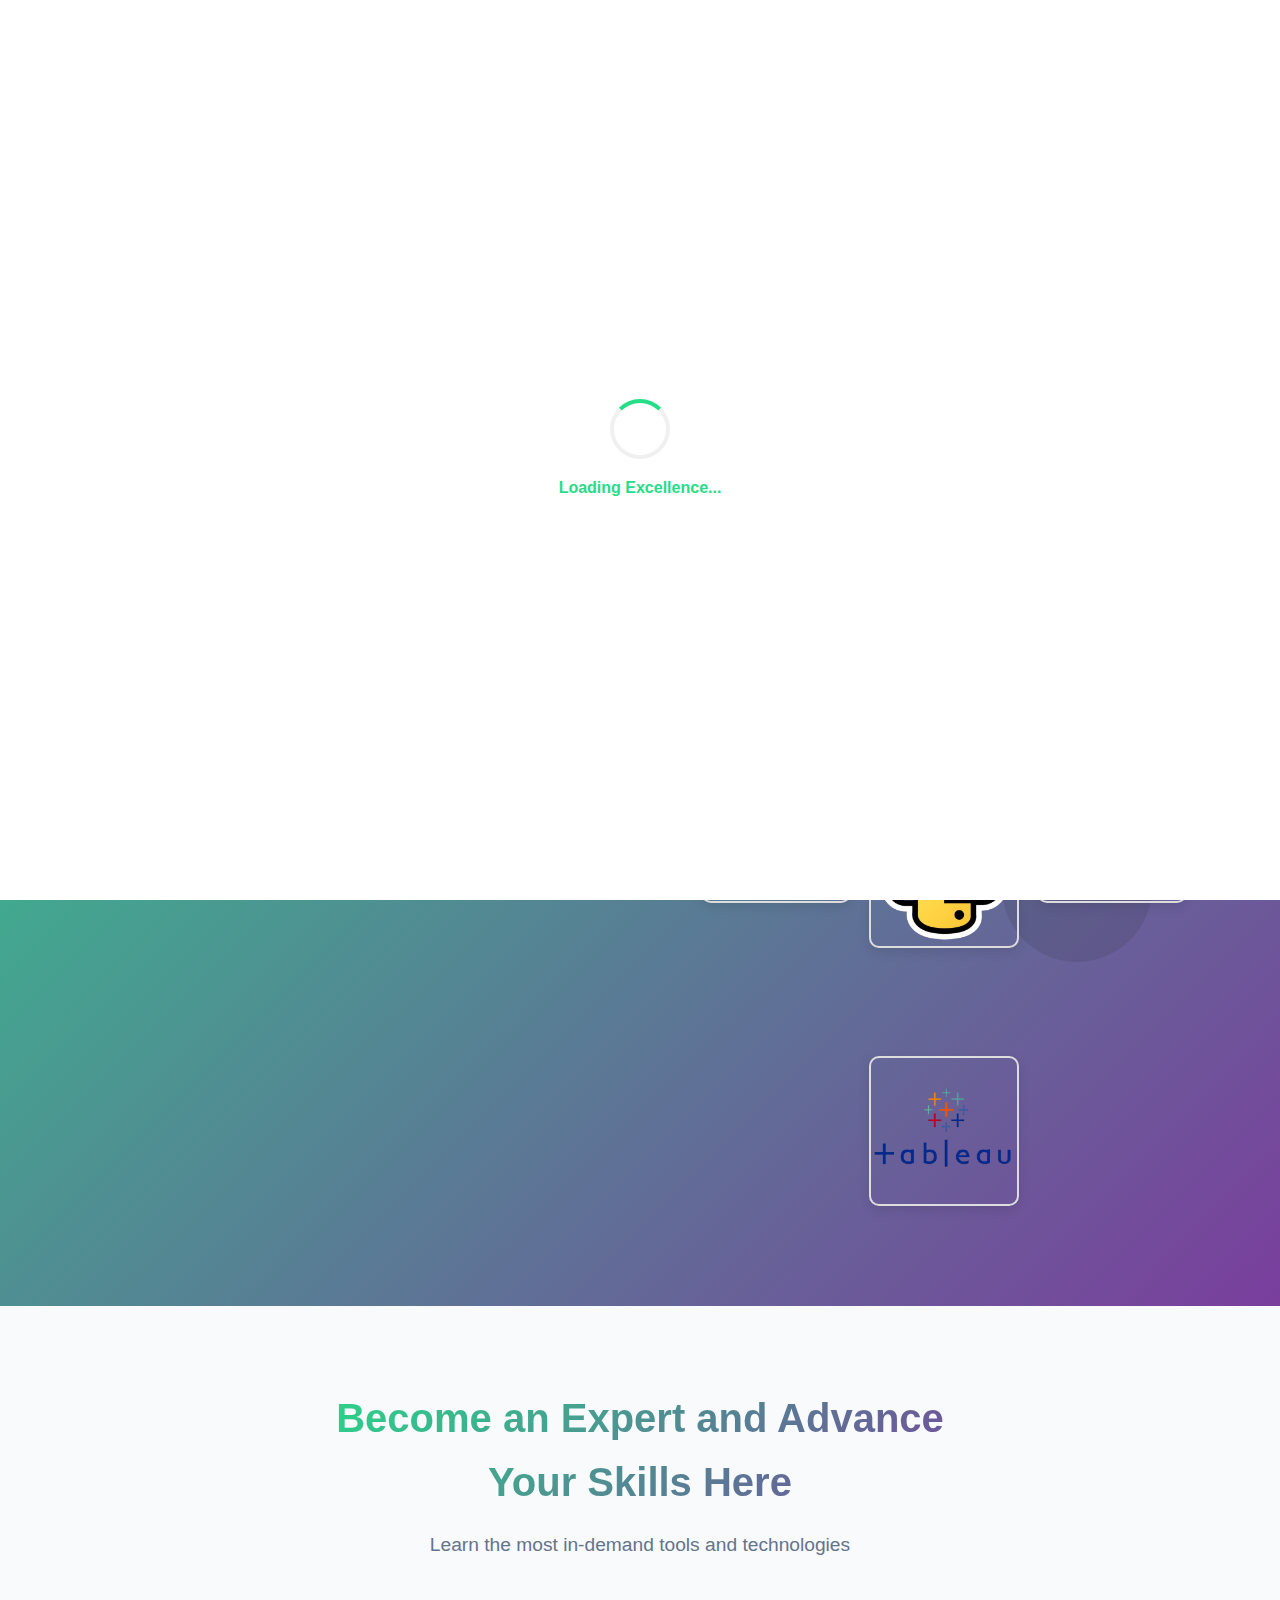
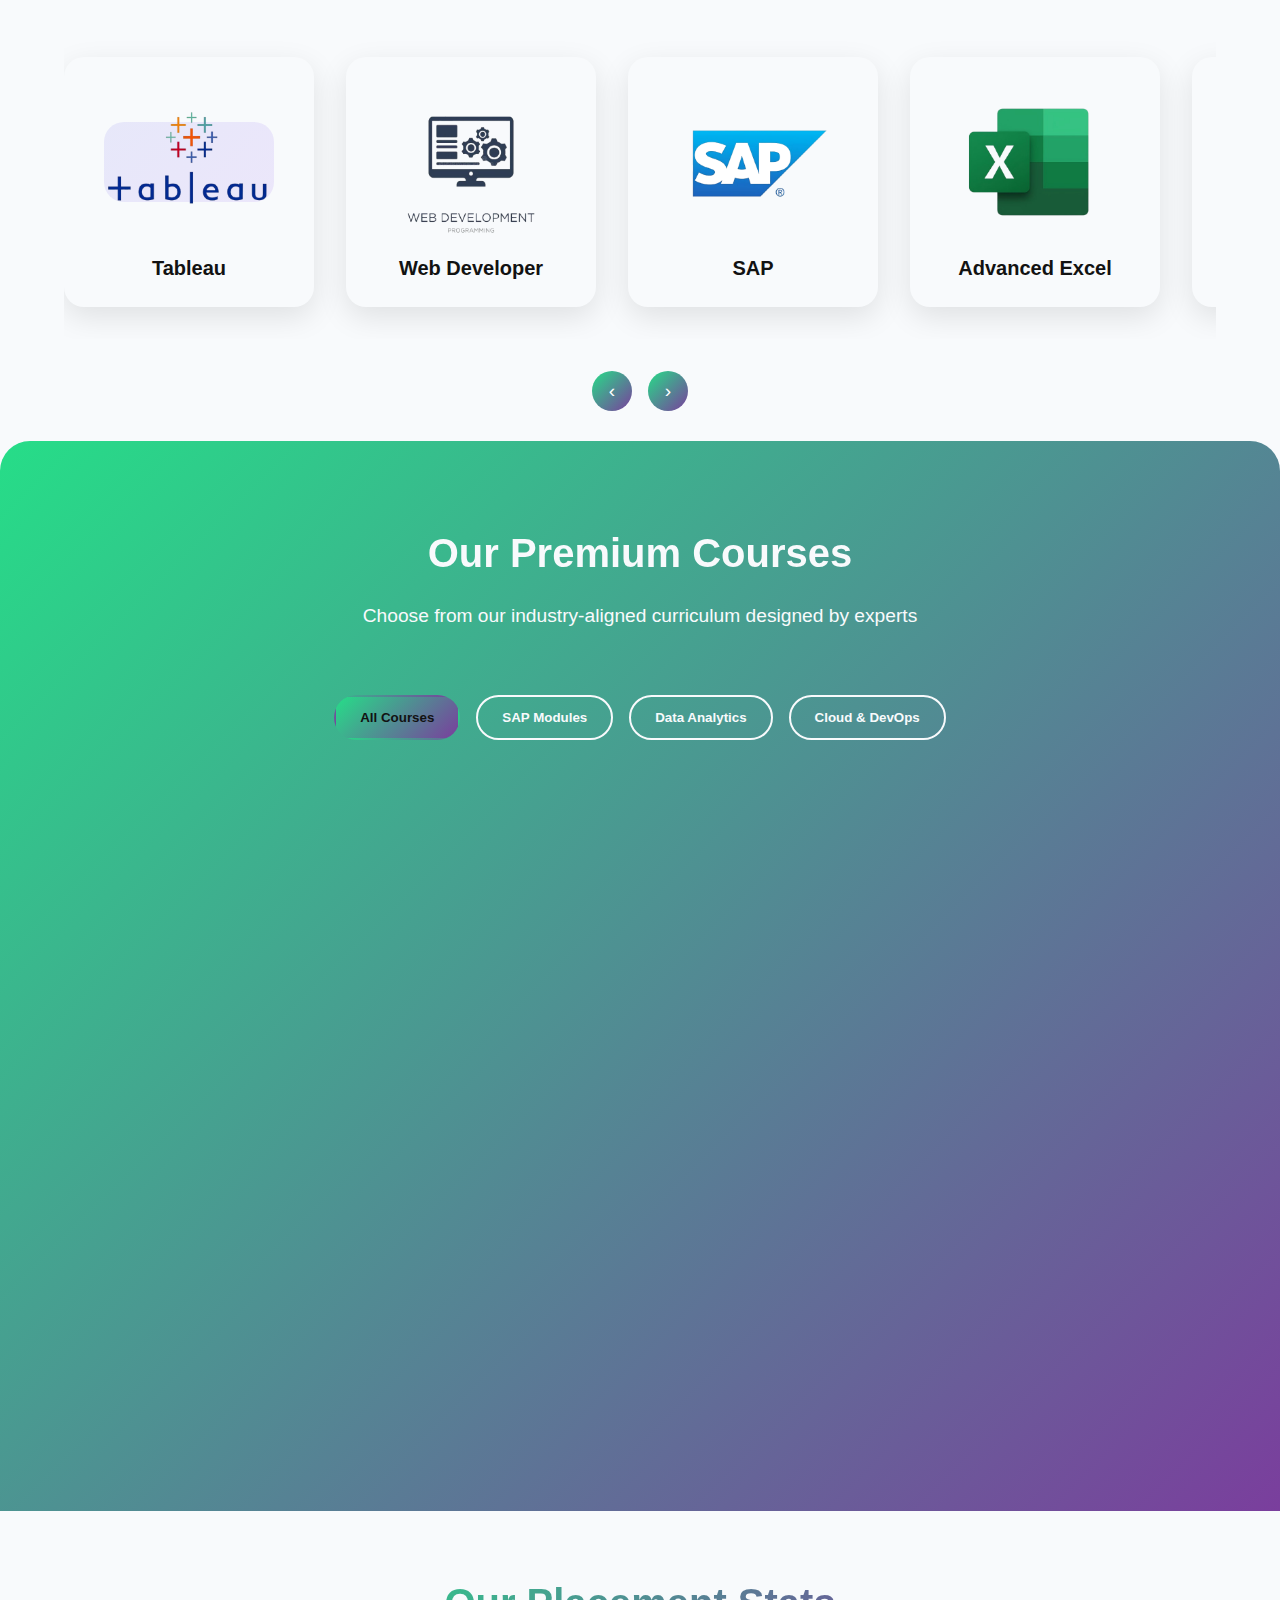
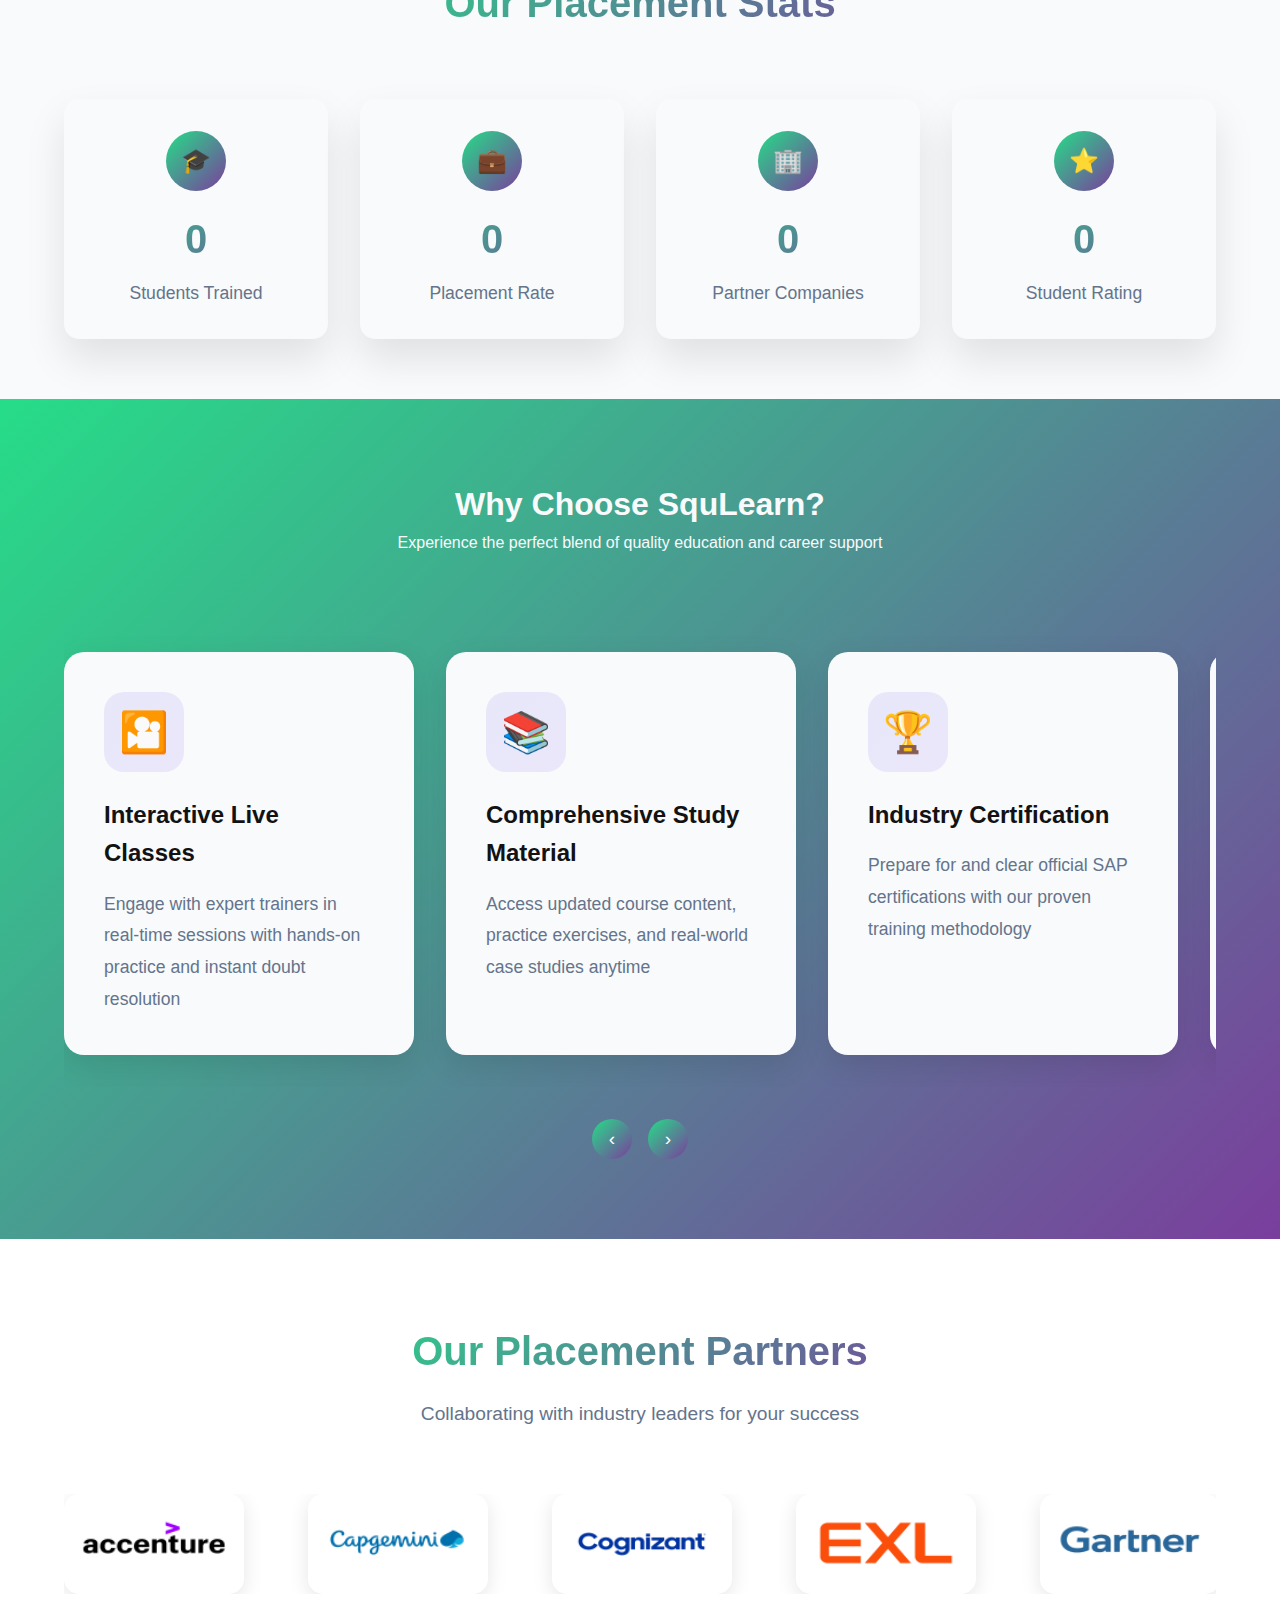
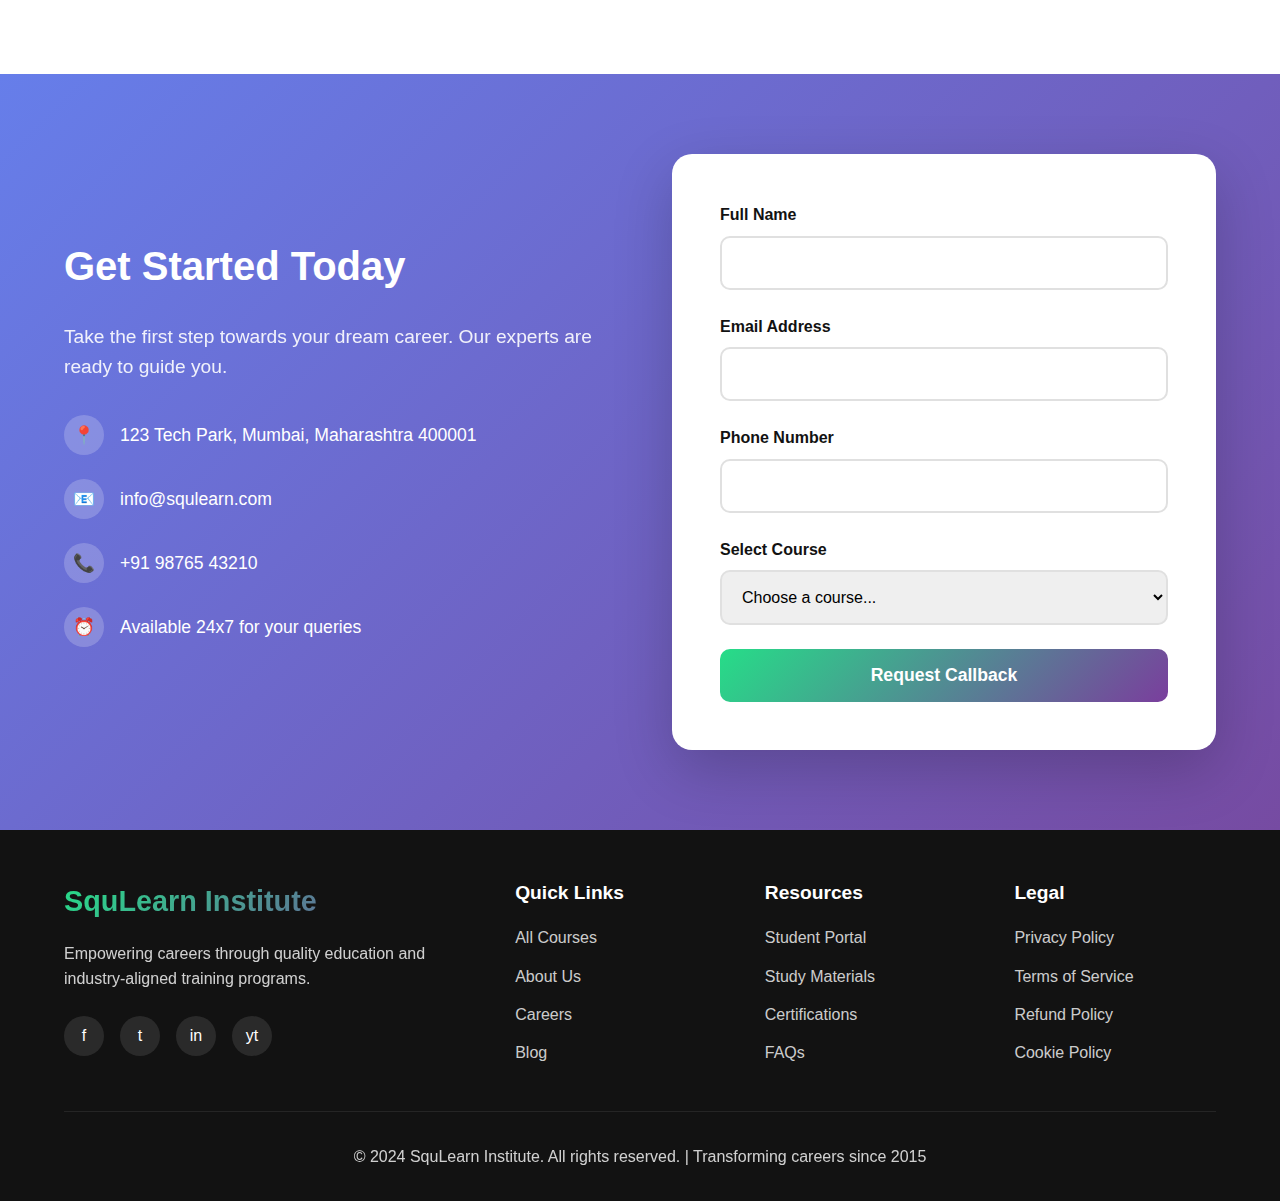
<file: home2.html>
<!DOCTYPE html>
<html lang="en">

<head>
    <meta charset="UTF-8">
    <meta name="viewport" content="width=device-width, initial-scale=1.0">
    <title>Expert India Institute - Transform Your Career with SAP Excellence</title>
    <style>
        * {
            margin: 0;
            padding: 0;
            box-sizing: border-box;
        }

        :root {
            --primary: #26dd88;
            --secondary: #7A3E9D;
            --accent: #EC4899;
            --dark: #121212;
            --light: #f8fafc;
            --gray: #64748B;
            --success: #10B981;
            --warning: #F59E0B;
        }

        body {
            font-family: 'Inter', -apple-system, BlinkMacSystemFont, 'Segoe UI', Roboto, sans-serif;
            background: var(--dark);
            color: var(--light);
            overflow-x: hidden;
            line-height: 1.6;
        }

        /* Smooth Scroll */
        html {
            scroll-behavior: smooth;
        }

        /* Custom Scrollbar */
        ::-webkit-scrollbar {
            width: 10px;
        }

        ::-webkit-scrollbar-track {
            background: var(--dark);
        }

        ::-webkit-scrollbar-thumb {
            background: linear-gradient(135deg, var(--primary), var(--secondary));
            border-radius: 5px;
        }

        /* Header */
        header {
            background: var(--light);
            box-shadow: 0 1px 3px rgba(0, 0, 0, 0.1);
            position: fixed;
            width: 100%;
            top: 40px;
            z-index: 1000;
            transition: all 0.3s ease;
        }

        header.scrolled {
            box-shadow: 0 4px 20px rgba(255, 254, 254, 0.93);
        }

        nav {
            display: flex;
            justify-content: space-between;
            align-items: center;
            padding: 1rem 5%;
            max-width: 1400px;
            margin: 0 auto;
        }

        .logo {
            font-size: 1.8rem;
            font-weight: 800;
            background: linear-gradient(135deg, var(--primary), var(--secondary));
            -webkit-background-clip: text;
            -webkit-text-fill-color: transparent;
            cursor: pointer;
        }

        .nav-links {
            display: flex;
            list-style: none;
            gap: 2.5rem;
            color: linear-gradient(135deg, var(--primary), var(--secondary));
            align-items: center;
        }

        .nav-links a {
            color: var(--dark);
            text-decoration: none;
            font-weight: 500;
            transition: all 0.3s ease;
            position: relative;
        }

        .nav-links a::after {
            content: '';
            position: absolute;
            bottom: -5px;
            left: 0;
            width: 0;
            height: 2px;
            background: linear-gradient(135deg, var(--primary), var(--secondary));
            transition: width 0.3s ease;
        }

        .nav-links a:hover::after {
            width: 100%;
        }

        .nav-links a:hover {
            color: var(--primary);
        }

        .nav-cta {
            background: linear-gradient(135deg, var(--primary), var(--secondary));
            color: var(--light) !important;
            padding: 0.6rem 1.5rem;
            border-radius: 25px;
            font-weight: 600;
        }

        .nav-cta:hover {
            transform: translateY(-2px);
            box-shadow: 0 10px 20px rgba(79, 70, 229, 0.3);
        }

        .nav-cta::after {
            display: none;
        }

        /* Mobile Menu Button */
        .mobile-menu {
            display: none;
            flex-direction: column;
            gap: 4px;
            cursor: pointer;
        }

        .mobile-menu span {
            width: 25px;
            height: 3px;
            background: var(--dark);
            transition: all 0.3s ease;
        }

        /* Hero Section with YouTube Video */
        .hero {
            margin-top: 70px;
            padding: 80px 5%;
            background: linear-gradient(135deg, var(--primary) 0%, var(--secondary) 25%, var(--primary) 50%, var(--secondary) 100%);
            background-size: 400% 400%;
            animation: gradientShift 15s ease infinite;
            position: relative;
            overflow: hidden;
        }

        @keyframes gradientShift {
            0% {
                background-position: 0% 50%;
            }

            50% {
                background-position: 100% 50%;
            }

            100% {
                background-position: 0% 50%;
            }
        }

        .hero-content {
            max-width: 1400px;
            /* margin: 0 auto; */
            display: grid;
            grid-template-columns: 1fr 1fr;
            gap: 4rem;
            /* align-items: center; */
            position: relative;
            z-index: 2;
        }

        .hero-text h1 {
            font-size: clamp(2.5rem, 5vw, 3.5rem);
            font-weight: 800;
            color: var(--light);
            ;
            margin-bottom: 1.5rem;
            animation: slideInLeft 1s ease;
        }

        @keyframes slideInLeft {
            from {
                opacity: 0;
                transform: translateX(-50px);
            }

            to {
                opacity: 1;
                transform: translateX(0);
            }
        }

        .hero-text p {
            font-size: 1.2rem;
            color: var(--light);
            ;
            margin-bottom: 2rem;
            animation: fadeIn 1s ease 0.3s backwards;
        }

        @keyframes fadeIn {
            from {
                opacity: 0;
            }

            to {
                opacity: 1;
            }
        }

        .hero-buttons {
            display: flex;
            gap: 1rem;
            animation: slideUp 1s ease 0.5s backwards;
        }

        @keyframes slideUp {
            from {
                opacity: 0;
                transform: translateY(30px);
            }

            to {
                opacity: 1;
                transform: translateY(0);
            }
        }

        .btn-primary {
            padding: 1rem 2rem;
            background: var(--light);
            ;
            color: var(--dark);
            border: none;
            border-radius: 30px;
            font-weight: 600;
            font-size: 1.1rem;
            cursor: pointer;
            transition: all 0.3s ease;
            text-decoration: none;
            display: inline-block;
        }

        .btn-primary:hover {
            transform: translateY(-3px);
            box-shadow: 0 15px 30px rgba(0, 0, 0, 0.2);
        }

        .btn-secondary {
            padding: 1rem 2rem;
            background: transparent;
            color: var(--dark);
            ;
            border: 2px solid var(--dark);
            ;
            border-radius: 30px;
            font-weight: 600;
            font-size: 1.1rem;
            cursor: pointer;
            transition: all 0.3s ease;
            text-decoration: none;
            display: inline-block;
        }

        .btn-secondary:hover {
            background: var(--light);
            color: var(--dark);
            transform: translateY(-3px);
        }

        /* YouTube Video Container */
        .hero-video1 {
            position: relative;
            animation: float1 3s ease-in-out infinite;
            border-radius: 20px;
            /* margin-bottom: 20px; */
            display: flex;
            justify-content: center;
            /* horizontally center */
            align-items: center;
            /* vertically center (optional) */
            gap: 18px;
            flex-wrap: wrap;
            padding: 20px 0px;
            /* overflow: hidden; */
            /* box-shadow: 0 20px 60px rgba(0, 0, 0, 0.3); */
        }

        .hero-video2 {
            position: relative;
            animation: float2 3s ease-in-out infinite;
            border-radius: 20px;
            /* margin-top: 20px; */
            display: flex;
            justify-content: center;
            /* horizontally center */
            align-items: center;
            /* vertically center (optional) */
            gap: 18px;
            flex-wrap: wrap;
            padding: 20px 0px;
            /* overflow: hidden; */
            /* box-shadow: 0 20px 60px rgba(0, 0, 0, 0.3); */
        }


        .bannerCard {
            width: 150px;
            height: 150px;
            /* background: #fff; */
            border: 2px solid #ddd;
            border-radius: 10px;
            box-shadow: 0 4px 12px rgba(0, 0, 0, 0.1);
            transition: transform 0.3s ease;
        }

        .bannerCard:hover {
            transform: translateY(-10px);
            box-shadow: 0 8px 20px rgba(0, 0, 0, 0.2);
        }

        @keyframes float1 {

            0%,
            100% {
                transform: translateY(0);
            }

            50% {
                transform: translateY(-30px);
            }
        }

        @keyframes float2 {

            50% {
                transform: translateY(0);
            }

            0%,
            100% {
                transform: translateY(-30px);
            }
        }

        .video-wrapper {
            position: relative;
            padding-bottom: 56.25%;
            /* 16:9 aspect ratio */
            height: 0;
            /* overflow: hidden; */
            border-radius: 20px;
            /* background: var(--dark); */
            backdrop-filter: blur(10px);
        }

        .video-wrapper iframe {
            position: absolute;
            top: 0;
            left: 0;
            width: 100%;
            height: 100%;
            border: none;
            border-radius: 20px;
        }

        /* Floating Shapes */
        .floating-shape {
            position: absolute;
            opacity: 0.1;
            animation: floatShape 20s ease-in-out infinite;
        }

        @keyframes floatShape {

            0%,
            100% {
                transform: translate(0, 0) rotate(0deg);
            }

            25% {
                transform: translate(100px, -100px) rotate(90deg);
            }

            50% {
                transform: translate(-100px, -200px) rotate(180deg);
            }

            75% {
                transform: translate(-200px, -100px) rotate(270deg);
            }
        }

        .shape-1 {
            top: 10%;
            left: 10%;
            width: 100px;
            height: 100px;
            background: var(--dark);
            ;
            border-radius: 30% 70% 70% 30% / 30% 30% 70% 70%;
        }

        .shape-2 {
            top: 60%;
            right: 10%;
            width: 150px;
            height: 150px;
            background: var(--dark);
            ;
            border-radius: 50%;
        }

        /* Courses Section - Now comes after hero */
        .courses {
            padding: 80px 5%;
            background: linear-gradient(135deg, var(--primary) 0%, var(--secondary) 25%, var(--primary) 50%, var(--secondary) 100%);
            background-size: 400% 400%;
            animation: gradientShift 15s ease infinite;
            position: relative;
            margin-top: -50px;
            border-radius: 30px 30px 0 0;
            z-index: 10;
        }

        .section-header {
            text-align: center;
            max-width: 700px;
            margin: 0 auto 4rem;
        }

        .section-header h2 {
            font-size: 2.5rem;
            font-weight: 800;
            margin-bottom: 1rem;
            background: linear-gradient(135deg, var(--primary), var(--secondary));
            -webkit-background-clip: text;
            -webkit-text-fill-color: transparent;
        }

        .course--section-header h2 {
            font-size: 2.5rem;
            font-weight: 800;
            margin-bottom: 1rem;
            background: linear-gradient(135deg, var(--light), var(--light));
            -webkit-background-clip: text;
            -webkit-text-fill-color: transparent;
        }

        .course--section-header p {
            font-size: 1.2rem;
            color: var(--light) !important;
        }

        .section-header p {
            font-size: 1.2rem;
            color: var(--gray);
        }

        .course-tabs {
            display: flex;
            justify-content: center;
            gap: 1rem;
            margin-bottom: 3rem;
            flex-wrap: wrap;
        }

        .tab-btn {
            padding: 0.8rem 1.5rem;
            background: transparent;
            border: 2px solid var(--light);
            color: var(--light);
            border-radius: 25px;
            font-weight: 600;
            cursor: pointer;
            transition: all 0.3s ease;
        }

        .tab-btn.active,
        .tab-btn:hover {
            background: linear-gradient(135deg, var(--primary), var(--secondary));
            color: var(--dark);
            ;
            border-color: transparent;
        }

        .courses-grid {
            display: grid;
            grid-template-columns: repeat(auto-fit, minmax(350px, 1fr));
            gap: 2rem;
            max-width: 1200px;
            margin: 0 auto;
        }

        .course-card {
            background: var(--light);
            border-radius: 20px;
            overflow: hidden;
            box-shadow: 0 10px 30px rgba(0, 0, 0, 0.1);
            transition: all 0.3s ease;
            position: relative;
        }

        .course-card:hover {
            transform: translateY(-10px);
            box-shadow: 0 20px 40px rgba(240, 219, 219, 0.716);
        }

        .course-header {
            padding: 2rem;
            position: relative;
            overflow: hidden;
        }

        .course-header::before {
            content: '';
            position: absolute;
            top: -50%;
            right: -50%;
            width: 200%;
            height: 200%;
            background: radial-gradient(circle, rgba(255, 255, 255, 0.1) 0%, transparent 70%);
            animation: pulse 3s ease-in-out infinite;
        }

        @keyframes pulse {

            0%,
            100% {
                transform: scale(1);
            }

            50% {
                transform: scale(1.1);
            }
        }

        .course-badge {
            display: inline-block;
            background: rgba(255, 255, 255, 0.2);
            color: var(--dark);
            ;
            padding: 0.3rem 0.8rem;
            border-radius: 15px;
            font-size: 0.9rem;
            margin-bottom: 1rem;
        }

        .course-name {
            font-size: 1.8rem;
            font-weight: 700;
            color: var(--dark);
            ;
            margin-bottom: 0.5rem;
        }

        .course-duration {
            color: var(--dark);
            ;
            font-size: 1rem;
        }

        .course-body {
            padding: 2rem;
            color: var(--dark);
        }

        .course-features {
            list-style: none;
            margin-bottom: 1.5rem;
        }

        .course-features li {
            padding: 0.8rem 0;
            border-bottom: 1px solid var(--dark);
            ;
            display: flex;
            align-items: center;
            gap: 1rem;
        }

        .course-features li:last-child {
            border-bottom: none;
        }

        .course-features li::before {
            content: '✓';
            width: 25px;
            height: 25px;
            background: linear-gradient(135deg, var(--success), #34D399);
            color: var(--dark);
            ;
            border-radius: 50%;
            display: flex;
            align-items: center;
            justify-content: center;
            flex-shrink: 0;
        }

        .course-price {
            display: flex;
            align-items: center;
            justify-content: space-between;
            padding-top: 1.5rem;
            border-top: 2px solid var(--dark);
            ;
        }

        .price {
            font-size: 2rem;
            font-weight: 800;
            background: linear-gradient(135deg, var(--primary), var(--secondary));
            -webkit-background-clip: text;
            -webkit-text-fill-color: transparent;
        }

        .enroll-btn {
            padding: 0.8rem 1.5rem;
            background: linear-gradient(135deg, var(--primary), var(--secondary));
            color: var(--dark);
            ;
            border: none;
            border-radius: 25px;
            font-weight: 600;
            cursor: pointer;
            transition: all 0.3s ease;
        }

        .enroll-btn:hover {
            transform: scale(1.05);
            box-shadow: 0 10px 20px rgba(79, 70, 229, 0.3);
        }

        /* Tech Stack - Now comes after courses */
        .tech-stack {
            padding: 80px 5%;
            background: linear-gradient(135deg, var(--light) 0%, var(--light) 100%);
        }

        .tech-grid {
            display: grid;
            grid-template-columns: repeat(auto-fit, minmax(120px, 1fr));
            gap: 2rem;
            max-width: 1000px;
            margin: 3rem auto 0;
        }

        .tech-item {
            background: var(--dark);
            ;
            border-radius: 15px;
            padding: 2rem 1rem;
            text-align: center;
            transition: all 0.3s ease;
            cursor: pointer;
            position: relative;
            overflow: hidden;
        }

        .tech-item::before {
            content: '';
            position: absolute;
            top: 50%;
            left: 50%;
            width: 0;
            height: 0;
            background: linear-gradient(135deg, rgba(79, 70, 229, 0.1), rgba(124, 58, 237, 0.1));
            border-radius: 50%;
            transform: translate(-50%, -50%);
            transition: all 0.5s ease;
        }

        .tech-item:hover::before {
            width: 200px;
            height: 200px;
        }

        .tech-item:hover {
            transform: translateY(-10px);
            box-shadow: 0 20px 40px rgba(0, 0, 0, 0.1);
        }

        .tech-icon {
            font-size: 3rem;
            margin-bottom: 0.5rem;
            position: relative;
            z-index: 1;
        }

        .tech-name {
            font-weight: 600;
            color: var(--dark);
            position: relative;
            z-index: 1;
        }

        /* Stats Section */
        .stats-section {
            padding: 60px 5%;
            background: var(--light);
            ;
        }

        .stats-container {
            max-width: 1200px;
            margin: 0 auto;
            display: grid;
            grid-template-columns: repeat(auto-fit, minmax(250px, 1fr));
            gap: 2rem;
        }

        .stat-card {
            text-align: center;
            padding: 2rem;
            border-radius: 15px;
            background: var(--light);
            box-shadow: 0 20px 40px rgba(0, 0, 0, 0.1);
            transition: all 0.3s ease;
        }

        .stat-card:hover {
            transform: translateY(-10px);
            box-shadow: 0 20px 40px rgba(0, 0, 0, 0.1);
        }

        .stat-icon {
            width: 60px;
            height: 60px;
            margin: 0 auto 1rem;
            background: linear-gradient(135deg, var(--primary), var(--secondary));
            border-radius: 50%;
            display: flex;
            align-items: center;
            justify-content: center;
            font-size: 1.5rem;
        }

        .stat-number {
            font-size: 2.5rem;
            font-weight: 800;
            background: linear-gradient(135deg, var(--primary), var(--secondary));
            -webkit-background-clip: text;
            -webkit-text-fill-color: transparent;
            margin-bottom: 0.5rem;
        }

        .stat-label {
            color: var(--gray);
            font-size: 1.1rem;
        }

        /* Features Carousel Section */
        .features {
            padding: 80px 5%;
            background: linear-gradient(135deg, var(--primary), var(--secondary));
            overflow: hidden;
        }

        .features-section-header {
            text-align: center;
            max-width: 700px;
            margin: 0 auto 4rem;

            color: var(--light);
        }

        .features-section-header h2 {
            font-size: 2rem;
        }

        .features-carousel-container {
            position: relative;
            max-width: 1200px;
            margin: 0 auto;
        }

        .features-carousel {
            display: flex;
            overflow-x: hidden;
            scroll-behavior: smooth;
            gap: 2rem;
            padding: 2rem 0;
        }

        .feature-slide {
            min-width: 350px;
            background: var(--light);
            ;
            padding: 2.5rem;
            border-radius: 20px;
            box-shadow: 0 10px 30px rgba(0, 0, 0, 0.1);
            transition: all 0.3s ease;
            animation: slideCarousel 20s linear infinite;
        }

        @keyframes slideCarousel {
            0% {
                transform: translateX(0);
            }

            100% {
                transform: translateX(calc(-370px * 6));
            }
        }

        .features-carousel:hover .feature-slide {
            animation-play-state: paused;
        }

        .feature-slide:hover {
            transform: scale(1.05);
            box-shadow: 0 20px 40px rgba(0, 0, 0, 0.15);
        }

        .feature-icon-large {
            width: 80px;
            height: 80px;
            background: linear-gradient(135deg, rgba(79, 70, 229, 0.1), rgba(124, 58, 237, 0.1));
            border-radius: 20px;
            display: flex;
            align-items: center;
            justify-content: center;
            font-size: 2.5rem;
            margin-bottom: 1.5rem;
        }

        .feature-title {
            font-size: 1.5rem;
            font-weight: 700;
            margin-bottom: 1rem;
            color: var(--dark);
        }

        .feature-description {
            color: var(--gray);
            line-height: 1.8;
            font-size: 1.1rem;
        }

        /* Carousel Navigation */
        .carousel-nav {
            display: flex;
            justify-content: center;
            gap: 1rem;
            margin-top: 2rem;
        }

        .carousel-btn {
            width: 40px;
            height: 40px;
            border-radius: 50%;
            background: linear-gradient(135deg, var(--primary), var(--secondary));
            color: white;
            border: none;
            cursor: pointer;
            display: flex;
            align-items: center;
            justify-content: center;
            transition: all 0.3s ease;
            font-size: 1.2rem;
        }

        .carousel-btn:hover {
            transform: scale(1.1);
            box-shadow: 0 10px 20px rgba(79, 70, 229, 0.3);
        }

        /* Partners with Images */
        .partners {
            padding: 80px 5%;
            background: white;
        }

        .partners-slider {
            max-width: 1200px;
            margin: 3rem auto 0;
            overflow: hidden;
        }

        .partners-track {
            display: flex;
            gap: 4rem;
            animation: scroll 20s linear infinite;
        }

        @keyframes scroll {
            0% {
                transform: translateX(0);
            }

            100% {
                transform: translateX(-50%);
            }
        }

        .partner-logo {
            flex-shrink: 0;
            width: 180px;
            height: 100px;
            background: white;
            border-radius: 15px;
            display: flex;
            align-items: center;
            justify-content: center;
            box-shadow: 0 5px 20px rgba(0, 0, 0, 0.1);
            transition: all 0.3s ease;
            overflow: hidden;
            padding: 1rem;
        }

        .partner-logo:hover {
            transform: scale(1.1);
            box-shadow: 0 10px 30px rgba(0, 0, 0, 0.15);
        }

        .partner-logo img {
            width: 100%;
            height: 100%;
            object-fit: contain;
            /* filter: grayscale(100%); */
            transition: filter 0.3s ease;
        }

        /* .partner-logo:hover img {
            filter: grayscale(0%);
        } */

        /* Placeholder logos using gradients */
        .partner-logo-placeholder {
            width: 100%;
            height: 100%;
            border-radius: 10px;
            display: flex;
            align-items: center;
            justify-content: center;
            font-weight: bold;
            font-size: 1.2rem;
            color: white;
        }



        /* Contact Form */
        .contact-section {
            padding: 80px 5%;
            background: linear-gradient(135deg, #667eea 0%, #764ba2 100%);
            position: relative;
            overflow: hidden;
        }

        .contact-container {
            max-width: 1200px;
            margin: 0 auto;
            display: grid;
            grid-template-columns: 1fr 1fr;
            gap: 4rem;
            align-items: center;
        }

        .contact-info {
            color: white;
        }

        .contact-info h2 {
            font-size: 2.5rem;
            margin-bottom: 1.5rem;
        }

        .contact-info p {
            font-size: 1.2rem;
            margin-bottom: 2rem;
            opacity: 0.9;
        }

        .contact-details {
            list-style: none;
        }

        .contact-details li {
            display: flex;
            align-items: center;
            gap: 1rem;
            margin-bottom: 1.5rem;
            font-size: 1.1rem;
        }

        .contact-details .icon {
            width: 40px;
            height: 40px;
            background: rgba(255, 255, 255, 0.2);
            border-radius: 50%;
            display: flex;
            align-items: center;
            justify-content: center;
        }

        .contact-form {
            background: white;
            padding: 3rem;
            border-radius: 20px;
            box-shadow: 0 20px 60px rgba(0, 0, 0, 0.2);
        }

        .form-group {
            margin-bottom: 1.5rem;
        }

        .form-group label {
            display: block;
            margin-bottom: 0.5rem;
            font-weight: 600;
            color: var(--dark);
        }

        .form-group input,
        .form-group select,
        .form-group textarea {
            width: 100%;
            padding: 1rem;
            border: 2px solid #e0e0e0;
            border-radius: 10px;
            font-size: 1rem;
            transition: all 0.3s ease;
        }

        .form-group input:focus,
        .form-group select:focus,
        .form-group textarea:focus {
            outline: none;
            border-color: var(--primary);
            box-shadow: 0 0 0 3px rgba(79, 70, 229, 0.1);
        }

        .submit-btn {
            width: 100%;
            padding: 1rem 2rem;
            background: linear-gradient(135deg, var(--primary), var(--secondary));
            color: white;
            border: none;
            border-radius: 10px;
            font-size: 1.1rem;
            font-weight: 600;
            cursor: pointer;
            transition: all 0.3s ease;
        }

        .submit-btn:hover {
            transform: translateY(-3px);
            box-shadow: 0 15px 30px rgba(79, 70, 229, 0.3);
        }

        /* Footer */
        footer {
            background: var(--dark);
            color: white;
            padding: 3rem 5% 2rem;
        }

        .footer-content {
            max-width: 1200px;
            margin: 0 auto;
            display: grid;
            grid-template-columns: 2fr 1fr 1fr 1fr;
            gap: 3rem;
            margin-bottom: 2rem;
        }

        .footer-brand h3 {
            font-size: 1.8rem;
            margin-bottom: 1rem;
            background: linear-gradient(135deg, var(--primary), var(--secondary));
            -webkit-background-clip: text;
            -webkit-text-fill-color: transparent;
        }

        .footer-brand p {
            opacity: 0.8;
            line-height: 1.6;
            margin-bottom: 1.5rem;
        }

        .social-links {
            display: flex;
            gap: 1rem;
        }

        .social-links a {
            width: 40px;
            height: 40px;
            background: rgba(255, 255, 255, 0.1);
            border-radius: 50%;
            display: flex;
            align-items: center;
            justify-content: center;
            color: white;
            text-decoration: none;
            transition: all 0.3s ease;
        }

        .social-links a:hover {
            background: linear-gradient(135deg, var(--primary), var(--secondary));
            transform: translateY(-5px);
        }

        .footer-column h4 {
            margin-bottom: 1rem;
            font-size: 1.2rem;
        }

        .footer-column ul {
            list-style: none;
        }

        .footer-column ul li {
            margin-bottom: 0.8rem;
        }

        .footer-column ul li a {
            color: rgba(255, 255, 255, 0.8);
            text-decoration: none;
            transition: all 0.3s ease;
        }

        .footer-column ul li a:hover {
            color: white;
            transform: translateX(5px);
            display: inline-block;
        }

        .footer-bottom {
            border-top: 1px solid rgba(255, 255, 255, 0.1);
            padding-top: 2rem;
            text-align: center;
            opacity: 0.8;
        }

        /* Responsive Design */
        @media (max-width: 768px) {
            .nav-links {
                display: none;
            }

            .mobile-menu {
                display: flex;
                top: 40px;
            }

            .hero-content {
                grid-template-columns: 1fr;
                text-align: center;
            }

            .hero-buttons {
                justify-content: center;
            }

            .contact-container {
                grid-template-columns: 1fr;
            }

            .footer-content {
                grid-template-columns: 1fr;
                text-align: center;
            }

            .social-links {
                justify-content: center;
            }

            .courses-grid {
                grid-template-columns: 1fr;
            }

            .feature-slide {
                min-width: 280px;
            }
        }

        /* Loading Animation */
        .loader {
            position: fixed;
            top: 0;
            left: 0;
            width: 100%;
            height: 100%;
            background: white;
            display: flex;
            justify-content: center;
            align-items: center;
            z-index: 9999;
            transition: opacity 0.5s ease;
        }

        .loader.hidden {
            opacity: 0;
            pointer-events: none;
        }

        .loader-content {
            text-align: center;
        }

        .loader-spinner {
            width: 60px;
            height: 60px;
            border: 4px solid #f0f0f0;
            border-top: 4px solid var(--primary);
            border-radius: 50%;
            animation: spin 1s linear infinite;
            margin: 0 auto 1rem;
        }

        @keyframes spin {
            0% {
                transform: rotate(0deg);
            }

            100% {
                transform: rotate(360deg);
            }
        }

        .loader-text {
            color: var(--primary);
            font-weight: 600;
        }

        .tech_text {
            font-size: 20px !important;
            font-weight: 700 !important;
            margin-bottom: 1rem !important;
            color: var(--dark) !important;
            text-align: center !important;
            padding-top: 26px !important;
        }

        /* CTA Bar */
        .cta-bar {
            background: #FF3B00;
            /* Premium red-orange */
            color: white;
            padding: 10px 20px;
            display: flex;
            justify-content: space-between;
            align-items: center;
            font-size: 14px;
            position: fixed;
            top: 0;
            width: 100%;
            z-index: 1100;
            /* higher than header */
        }

        /* Email & Phone Links */
        .cta-bar a {
            color: white;
            font-weight: 600;
            text-decoration: none;
            margin-left: 4px;
        }

        .cta-left span {
            margin-right: 20px;
        }

        /* CTA Button */
        .cta-btn {
            background: white;
            color: #FF3B00;
            font-weight: bold;
            padding: 6px 14px;
            border-radius: 4px;
            border: none;
            cursor: pointer;
            transition: 0.3s ease;
        }

        .cta-btn:hover {
            background: #FF3B00;
            color: white;
            border: 1px solid white;
        }
    </style>
</head>

<body>
    <!-- Loading Screen -->
    <div class="loader" id="loader">
        <div class="loader-content">
            <div class="loader-spinner"></div>
            <div class="loader-text">Loading Excellence...</div>
        </div>
    </div>

    <div class="cta-bar">
        <div class="cta-left">
            <span>📧 Email us: <a href="mailto:sarikfaruqui@gmail.com">sarikfaruqui@gmail.com</a></span>

        </div>
        <div class="cta-right">

            <span>📞 Customer Support: +91-9716273213 Mon-Sat (10 AM - 6 PM)</span>
        </div>
    </div>
    <!-- Header -->
    <header id="header">
        <nav>
            <div class="logo">Expert India</div>
            <ul class="nav-links">
                <li><a href="#home">Home</a></li>
                <li><a href="#courses">Courses</a></li>
                <li><a href="#tech">Technologies</a></li>
                <li><a href="#features">Why Us</a></li>
                <li><a href="#partners">Partners</a></li>
                <li><a href="#contact">Contact</a></li>
                <li><a href="#contact" class="nav-cta">Get Started</a></li>
            </ul>
            <div class="mobile-menu">
                <span></span>
                <span></span>
                <span></span>
            </div>
        </nav>
    </header>

    <!-- Hero Section with YouTube Video -->
    <section class="hero" id="home">
        <div class="floating-shape shape-1"></div>
        <div class="floating-shape shape-2"></div>
        <div class="hero-content">
            <div class="hero-text">
                <h1>Master Your Future with  Industry’s Leading SAP Trainers</h1>
                <p>Join 1000+ professionals who've accelerated their careers with our expert-led SAP courses and
                    guaranteed placement support</p>
                <div class="hero-buttons">
                    <a href="#courses" class="btn-primary">Explore Courses</a>
                    <a href="#contact" class="btn-secondary">Book Free Demo</a>
                </div>
            </div>
            <div class="hearright">
                <div class="hero-video1">
                    <img class="bannerCard" src="images/au.jpg" alt="excel img">
                    <img class="bannerCard" style="margin-top: 90px;" src="images/ex.jpg" alt="excel img">
                    <img class="bannerCard" src="images/sap.jpg" alt="excel img">
                    <img class="bannerCard" style="margin-top: 90px;" src="images/bi.jpg" alt="excel img">
                </div>
                <div class="hero-video2">
                    <img class="bannerCard" src="images/java.png" alt="excel img">
                    <img class="bannerCard" style="margin-top: 90px;" src="images/Python-logo.jpg" alt="excel img">
                    <img class="bannerCard" src="images/web.png" alt="excel img">
                    <img class="bannerCard" style="margin-top: 90px;" src="images/au.jpg" alt="excel img">
                </div>
            </div>
        </div>
    </section>

    <!-- Tech Stack Section (Now Third) -->
    <section class="tech-stack" id="tech">
        <div class="section-header">
            <h2>Become an Expert and Advance Your Skills Here</h2>
            <p>Learn the most in-demand tools and technologies</p>
        </div>

        <div class="features-carousel-container">
            <div class="features-carousel">
                <!-- Original Features -->
                <div class="feature-slide" style="min-width: 250px !important; height: 250px !important;">
                    <div class="feature-icon-large" style="width: 100%;  margin-top: 25px !important;"><img
                            style="width: 100%;" src="images/au.jpg" alt="excel img"></div>
                    <h3 class=" tech_text">Tableau</h3>
                </div>

                <div class="feature-slide" style="min-width: 250px !important; height: 250px !important;">
                    <div class="feature-icon-large" style="width: 100%;  margin-top: 25px !important; background:none;">
                        <img style="width: 100%;" src="images/web.png" alt="excel img">
                    </div>
                    <h3 class=" tech_text">Web Developer
                    </h3>
                </div>
                <div class="feature-slide" style="min-width: 250px !important; height: 250px !important;">
                    <div class="feature-icon-large" style="width: 100%;  margin-top: 25px !important; background:none;">
                        <img style="width: 100%;" src="images/sap.jpg" alt="excel img">
                    </div>
                    <h3 class=" tech_text">SAP</h3>
                </div>
                <div class="feature-slide" style="min-width: 250px !important; height: 250px !important;">
                    <div class="feature-icon-large" style="width: 100%;  margin-top: 25px !important; background:none;">
                        <img style="width: 100%;" src="images/ex.jpg" alt="excel img">
                    </div>
                    <h3 class=" tech_text">Advanced Excel
                    </h3>
                </div>
                <div class="feature-slide" style="min-width: 250px !important; height: 250px !important;">
                    <div class="feature-icon-larg" style="width: 100%;  margin-top: 25px !important; background:none;">
                        <img style="width: 100%;" src="images/bi.jpg" alt="excel img">
                    </div>
                    <h3 class=" tech_text">Power BI</h3>
                </div>

                <div class="feature-slide" style="min-width: 250px !important; height: 250px !important;">
                    <div class="feature-icon-large" style="width: 100%;  margin-top: 25px !important; background:none;">
                        <img style="width: 100%;" src="images/java.png" alt="excel img">
                    </div>
                    <h3 class=" tech_text">Java</h3>
                </div>
                <div class="feature-slide" style="min-width: 250px !important; height: 250px !important;">
                    <div class="feature-icon-large" style="width: 100%;  margin-top: 25px !important; background:none;">
                        <img style="width: 100%;" src="images/Python-logo.jpg" alt="excel img">
                    </div>
                    <h3 class=" tech_text">Python</h3>
                </div>


                <!-- Duplicate for continuous scroll -->

                <div class="feature-slide" style="min-width: 250px !important; height: 250px !important;">
                    <div class="feature-icon-large" style="width: 100%;  margin-top: 25px !important; background:none;">
                        <img style="width: 100%;" src="images/au.jpg" alt="excel img">
                    </div>
                    <h3 class="feature-title tech_text">Tableau</h3>
                </div>
                <div class="feature-slide" style="min-width: 250px !important; height: 250px !important;">
                    <div class="feature-icon-large" style="width: 100%;  margin-top: 25px !important; background:none;">
                        <img style="width: 100%;" src="images/sap.jpg" alt="excel img">
                    </div>
                    <h3 class="feature-title tech_text">SAP</h3>
                </div>
                <div class="feature-slide" style="min-width: 250px !important; height: 250px !important;">
                    <div class="feature-icon-larg" style="width: 100%;  margin-top: 25px !important; background:none;">
                        <img style="width: 100%;" src="images/bi.jpg" alt="excel img">
                    </div>
                    <h3 class="feature-title tech_text">Power BI</h3>
                </div>
                <div class="feature-slide" style="min-width: 250px !important; height: 250px !important;">
                    <div class="feature-icon-large" style="width: 100%;  margin-top: 25px !important; background:none;">
                        <img style="width: 100%;" src="images/ex.jpg" alt="excel img">
                    </div>
                    <h3 class="feature-title tech_text">Advanced Excel
                    </h3>
                </div>

            </div>
            <div class="carousel-nav">
                <button class="carousel-btn" onclick="scrollCarousel(-1)">‹</button>
                <button class="carousel-btn" onclick="scrollCarousel(1)">›</button>
            </div>
        </div>
    </section>


    <!-- Courses Section (Now Second) -->
    <section class="courses" id="courses">
        <div class="section-header course--section-header">
            <h2>Our Premium Courses</h2>
            <p>Choose from our industry-aligned curriculum designed by experts</p>
        </div>
        <div class="course-tabs">
            <button class="tab-btn active">All Courses</button>
            <button class="tab-btn">SAP Modules</button>
            <button class="tab-btn">Data Analytics</button>
            <button class="tab-btn">Cloud & DevOps</button>
        </div>
        <div class="courses-grid">
            <div class="course-card">
                <div class="course-header" style="background: #F9A825">
                    <span class="course-badge">Most Popular</span>
                    <h3 class="course-name">SAP MM</h3>
                    <p class="course-duration">Duration: 3 Months</p>
                </div>
                <div class="course-body">
                    <ul class="course-features">
                        <li>Materials Management Fundamentals</li>
                        <li>Procurement & Inventory Control</li>
                        <li>120+ Hours of Training</li>
                        <li>Real-time Project Experience</li>
                        <li>Interview Preparation & Mock Tests</li>
                    </ul>
                    <div class="course-price">
                        <span class="price">₹45,000</span>
                        <button class="enroll-btn">Enroll Now</button>
                    </div>
                </div>
            </div>

            <div class="course-card">
                <div class="course-header" style="background: #4CAF50">
                    <span class="course-badge">Advanced</span>
                    <h3 class="course-name">SAP R2R</h3>
                    <p class="course-duration">Duration: 2.5 Months</p>
                </div>
                <div class="course-body">
                    <ul class="course-features">
                        <li>Record to Report Process</li>
                        <li>Financial Closing & Reporting</li>
                        <li>100+ Hours of Training</li>
                        <li>End-to-End Process Coverage</li>
                        <li>Certification Preparation</li>
                    </ul>
                    <div class="course-price">
                        <span class="price">₹40,000</span>
                        <button class="enroll-btn">Enroll Now</button>
                    </div>
                </div>
            </div>

            <div class="course-card">
                <div class="course-header" style="background: #FB8C00">
                    <span class="course-badge">Latest Technology</span>
                    <h3 class="course-name">SAP S/4HANA</h3>
                    <p class="course-duration">Duration: 4 Months</p>
                </div>
                <div class="course-body">
                    <ul class="course-features">
                        <li>Next-Gen ERP Suite</li>
                        <li>Cloud & On-Premise Deployment</li>
                        <li>150+ Hours of Training</li>
                        <li>Machine Learning Integration</li>
                        <li>Advanced Analytics & Reporting</li>
                    </ul>
                    <div class="course-price">
                        <span class="price">₹60,000</span>
                        <button class="enroll-btn">Enroll Now</button>
                    </div>
                </div>
            </div>
        </div>
    </section>

    <!-- Stats Section -->
    <section class="stats-section">
        <div class="section-header">
            <h2>Our Placement Stats</h2>
        </div>
        <div class="stats-container">
            <div class="stat-card">
                <div class="stat-icon">🎓</div>
                <div class="stat-number" data-target="10000">0</div>
                <div class="stat-label">Students Trained</div>
            </div>
            <div class="stat-card">
                <div class="stat-icon">💼</div>
                <div class="stat-number" data-target="95">0</div>
                <div class="stat-label">Placement Rate</div>
            </div>
            <div class="stat-card">
                <div class="stat-icon">🏢</div>
                <div class="stat-number" data-target="500">0</div>
                <div class="stat-label">Partner Companies</div>
            </div>
            <div class="stat-card">
                <div class="stat-icon">⭐</div>
                <div class="stat-number" data-target="4.9">0</div>
                <div class="stat-label">Student Rating</div>
            </div>
        </div>
    </section>

    <!-- Features Section (Now Carousel Format) -->
    <section class="features" id="features">
        <div class="features-section-header">
            <h2>Why Choose SquLearn?</h2>
            <p>Experience the perfect blend of quality education and career support</p>
        </div>
        <div class="features-carousel-container">
            <div class="features-carousel">
                <!-- Original Features -->
                <div class="feature-slide">
                    <div class="feature-icon-large">🎦</div>
                    <h3 class="feature-title">Interactive Live Classes</h3>
                    <p class="feature-description">Engage with expert trainers in real-time sessions with hands-on
                        practice and instant doubt resolution</p>
                </div>
                <div class="feature-slide">
                    <div class="feature-icon-large">📚</div>
                    <h3 class="feature-title">Comprehensive Study Material</h3>
                    <p class="feature-description">Access updated course content, practice exercises, and real-world
                        case studies anytime</p>
                </div>
                <div class="feature-slide">
                    <div class="feature-icon-large">🏆</div>
                    <h3 class="feature-title">Industry Certification</h3>
                    <p class="feature-description">Prepare for and clear official SAP certifications with our proven
                        training methodology</p>
                </div>
                <div class="feature-slide">
                    <div class="feature-icon-large">💻</div>
                    <h3 class="feature-title">Hands-on Projects</h3>
                    <p class="feature-description">Work on real industry projects to build practical experience and
                        strengthen your portfolio</p>
                </div>
                <div class="feature-slide">
                    <div class="feature-icon-large">🤝</div>
                    <h3 class="feature-title">100% Job Assistance</h3>
                    <p class="feature-description">Get dedicated placement support with interview preparation and direct
                        company referrals</p>
                </div>
                <div class="feature-slide">
                    <div class="feature-icon-large">📱</div>
                    <h3 class="feature-title">24/7 Support</h3>
                    <p class="feature-description">Round-the-clock assistance from our expert team to help you succeed
                        in your learning journey</p>
                </div>
                <!-- Duplicate for continuous scroll -->
                <div class="feature-slide">
                    <div class="feature-icon-large">🎦</div>
                    <h3 class="feature-title">Interactive Live Classes</h3>
                    <p class="feature-description">Engage with expert trainers in real-time sessions with hands-on
                        practice and instant doubt resolution</p>
                </div>
                <div class="feature-slide">
                    <div class="feature-icon-large">📚</div>
                    <h3 class="feature-title">Comprehensive Study Material</h3>
                    <p class="feature-description">Access updated course content, practice exercises, and real-world
                        case studies anytime</p>
                </div>
            </div>
            <div class="carousel-nav">
                <button class="carousel-btn" onclick="scrollCarousel(-1)">‹</button>
                <button class="carousel-btn" onclick="scrollCarousel(1)">›</button>
            </div>
        </div>
    </section>

    <!-- Partners Section with Images -->
    <section class="partners" id="partners">
        <div class="section-header">
            <h2>Our Placement Partners</h2>
            <p>Collaborating with industry leaders for your success</p>
        </div>
        <div class="partners-slider">
            <div class="partners-track">
                <div class="partner-logo">
                    <div class="partner-logo-placeholder logo-1"><img style="width: 100%;" src="images/ACCENTURE.png"
                            alt="excel img"></div>
                </div>
                <div class="partner-logo">
                    <div class="partner-logo-placeholder logo-2"><img style="width: 100%;" src="images/CAPG.png"
                            alt="excel img"></div>
                </div>
                <div class="partner-logo">
                    <div class="partner-logo-placeholder logo-3"><img style="width: 100%;" src="images/COGNIZANT.png"
                            alt="excel img"></div>
                </div>
                <div class="partner-logo">
                    <div class="partner-logo-placeholder logo-4"><img style="width: 100%;" src="images/EXL.png"
                            alt="excel img"></div>
                </div>
                <div class="partner-logo">
                    <div class="partner-logo-placeholder logo-5"><img style="width: 100%;" src="images/GARTNER.png"
                            alt="excel img"></div>
                </div>
                <div class="partner-logo">
                    <div class="partner-logo-placeholder logo-6"><img style="width: 100%;" src="images/GENPACT.png"
                            alt="excel img"></div>
                </div>
                <!-- Duplicate for continuous scroll -->
                <div class="partner-logo">
                    <div class="partner-logo-placeholder logo-1"><img style="width: 100%;" src="images/IBM.png"
                            alt="excel img"></div>
                </div>
                <div class="partner-logo">
                    <div class="partner-logo-placeholder logo-2"><img style="width: 100%;" src="images/JJL.png"
                            alt="excel img"></div>
                </div>
                <div class="partner-logo">
                    <div class="partner-logo-placeholder logo-3"><img style="width: 100%;" src="images/WIPRO.png"
                            alt="excel img"></div>
                </div>
                <div class="partner-logo">
                    <div class="partner-logo-placeholder logo-4"><img style="width: 100%;" src="images/WNS.png"
                            alt="excel img"></div>
                </div>
                <div class="partner-logo">
                    <div class="partner-logo-placeholder logo-5"><img style="width: 100%;" src="images/NTT.png"
                            alt="excel img"></div>
                </div>
                <div class="partner-logo">
                    <div class="partner-logo-placeholder logo-6"><img style="width: 100%;" src="images/kPMG.png"
                            alt="excel img"></div>
                </div>
            </div>
        </div>
    </section>

    <!-- Contact Section -->
    <section class="contact-section" id="contact">
        <div class="contact-container">
            <div class="contact-info">
                <h2>Get Started Today</h2>
                <p>Take the first step towards your dream career. Our experts are ready to guide you.</p>
                <ul class="contact-details">
                    <li>
                        <div class="icon">📍</div>
                        <span>123 Tech Park, Mumbai, Maharashtra 400001</span>
                    </li>
                    <li>
                        <div class="icon">📧</div>
                        <span>info@squlearn.com</span>
                    </li>
                    <li>
                        <div class="icon">📞</div>
                        <span>+91 98765 43210</span>
                    </li>
                    <li>
                        <div class="icon">⏰</div>
                        <span>Available 24x7 for your queries</span>
                    </li>
                </ul>
            </div>
            <div class="contact-form">
                <form id="contactForm">
                    <div class="form-group">
                        <label for="name">Full Name</label>
                        <input type="text" id="name" name="name" required>
                    </div>
                    <div class="form-group">
                        <label for="email">Email Address</label>
                        <input type="email" id="email" name="email" required>
                    </div>
                    <div class="form-group">
                        <label for="phone">Phone Number</label>
                        <input type="tel" id="phone" name="phone" required>
                    </div>
                    <div class="form-group">
                        <label for="course">Select Course</label>
                        <select id="course" name="course" required>
                            <option value="">Choose a course...</option>
                            <option value="sap-mm">SAP MM</option>
                            <option value="sap-r2r">SAP R2R</option>
                            <option value="sap-s4hana">SAP S/4HANA</option>
                            <option value="power-bi">Power BI</option>
                            <option value="python">Python</option>
                        </select>
                    </div>
                    <button type="submit" class="submit-btn">Request Callback</button>
                </form>
            </div>
        </div>
    </section>

    <!-- Footer -->
    <footer>
        <div class="footer-content">
            <div class="footer-brand">
                <h3>SquLearn Institute</h3>
                <p>Empowering careers through quality education and industry-aligned training programs.</p>
                <div class="social-links">
                    <a href="#">f</a>
                    <a href="#">t</a>
                    <a href="#">in</a>
                    <a href="#">yt</a>
                </div>
            </div>
            <div class="footer-column">
                <h4>Quick Links</h4>
                <ul>
                    <li><a href="#courses">All Courses</a></li>
                    <li><a href="#about">About Us</a></li>
                    <li><a href="#careers">Careers</a></li>
                    <li><a href="#blog">Blog</a></li>
                </ul>
            </div>
            <div class="footer-column">
                <h4>Resources</h4>
                <ul>
                    <li><a href="#">Student Portal</a></li>
                    <li><a href="#">Study Materials</a></li>
                    <li><a href="#">Certifications</a></li>
                    <li><a href="#">FAQs</a></li>
                </ul>
            </div>
            <div class="footer-column">
                <h4>Legal</h4>
                <ul>
                    <li><a href="#">Privacy Policy</a></li>
                    <li><a href="#">Terms of Service</a></li>
                    <li><a href="#">Refund Policy</a></li>
                    <li><a href="#">Cookie Policy</a></li>
                </ul>
            </div>
        </div>
        <div class="footer-bottom">
            <p>© 2024 SquLearn Institute. All rights reserved. | Transforming careers since 2015</p>
        </div>
    </footer>

    <script>
        // Remove loader after page loads
        window.addEventListener('load', () => {
            setTimeout(() => {
                document.getElementById('loader').classList.add('hidden');
            }, 1500);
        });

        // Smooth scrolling for navigation links
        document.querySelectorAll('a[href^="#"]').forEach(anchor => {
            anchor.addEventListener('click', function (e) {
                e.preventDefault();
                const target = document.querySelector(this.getAttribute('href'));
                if (target) {
                    target.scrollIntoView({
                        behavior: 'smooth',
                        block: 'start'
                    });
                }
            });
        });

        // Header scroll effect
        window.addEventListener('scroll', () => {
            const header = document.getElementById('header');
            if (window.scrollY > 50) {
                header.classList.add('scrolled');
            } else {
                header.classList.remove('scrolled');
            }
        });

        // Animated counters
        const animateValue = (element, start, end, duration) => {
            let startTimestamp = null;
            const step = (timestamp) => {
                if (!startTimestamp) startTimestamp = timestamp;
                const progress = Math.min((timestamp - startTimestamp) / duration, 1);
                const value = Math.floor(progress * (end - start) + start);

                if (element.dataset.target == '95') {
                    element.textContent = value + '%';
                } else if (element.dataset.target == '4.9') {
                    element.textContent = (value / 10).toFixed(1);
                } else {
                    element.textContent = value.toLocaleString() + '+';
                }

                if (progress < 1) {
                    window.requestAnimationFrame(step);
                }
            };
            window.requestAnimationFrame(step);
        };

        // Intersection Observer for counter animation
        const observerOptions = {
            threshold: 0.5,
            rootMargin: '0px'
        };

        const counterObserver = new IntersectionObserver((entries) => {
            entries.forEach(entry => {
                if (entry.isIntersecting && !entry.target.classList.contains('animated')) {
                    entry.target.classList.add('animated');
                    const target = parseInt(entry.target.dataset.target);
                    animateValue(entry.target, 0, target, 2000);
                }
            });
        }, observerOptions);

        // Observe all stat numbers
        document.querySelectorAll('.stat-number').forEach(stat => {
            counterObserver.observe(stat);
        });

        // Form submission
        document.getElementById('contactForm').addEventListener('submit', (e) => {
            e.preventDefault();
            alert('Thank you for your interest! Our team will contact you within 24 hours.');
            e.target.reset();
        });

        // Tab functionality
        document.querySelectorAll('.tab-btn').forEach(btn => {
            btn.addEventListener('click', () => {
                document.querySelectorAll('.tab-btn').forEach(b => b.classList.remove('active'));
                btn.classList.add('active');
            });
        });

        // Mobile menu toggle
        const mobileMenu = document.querySelector('.mobile-menu');
        const navLinks = document.querySelector('.nav-links');

        mobileMenu?.addEventListener('click', () => {
            navLinks.style.display = navLinks.style.display === 'flex' ? 'none' : 'flex';
            navLinks.style.position = 'absolute';
            navLinks.style.top = '100%';
            navLinks.style.left = '0';
            navLinks.style.right = '0';
            navLinks.style.background = 'white';
            navLinks.style.flexDirection = 'column';
            navLinks.style.padding = '2rem';
            navLinks.style.boxShadow = '0 10px 30px rgba(0,0,0,0.1)';
        });

        // Carousel scroll function
        function scrollCarousel(direction) {
            const carousel = document.querySelector('.features-carousel');
            const slideWidth = 370; // Width of one slide plus gap
            carousel.scrollLeft += direction * slideWidth;
        }

        // Intersection Observer for fade-in animations
        const fadeObserver = new IntersectionObserver((entries) => {
            entries.forEach(entry => {
                if (entry.isIntersecting) {
                    entry.target.style.opacity = '1';
                    entry.target.style.transform = 'translateY(0)';
                }
            });
        }, { threshold: 0.1 });

        // Observe course cards
        document.querySelectorAll('.course-card').forEach(card => {
            card.style.opacity = '0';
            card.style.transform = 'translateY(20px)';
            card.style.transition = 'all 0.6s ease';
            fadeObserver.observe(card);
        });
    </script>
</body>

</html>
</file>
<file: styles.css>
:root {
  --brand: #ff5722;
  --brand-2: #ff2d55;
  --dark: #1f2937;
  --text: #111827;
  --muted: #6b7280;
  --bg: #fffaf7;
  --card: #ffffff;
  --ring: #ffe4d6;
  --shadow: 0 10px 30px rgba(17, 24, 39, .08);
}

* {
  box-sizing: border-box
}

html,
body {
  margin: 0;
  font-family: Poppins, system-ui, -apple-system, Segoe UI, Roboto, Ubuntu, "Helvetica Neue", Arial;
  color: var(--text);
  background: var(--bg)
}

a {
  color: inherit;
  text-decoration: none
}

img {
  max-width: 100%;
  display: block
}

.container {
  max-width: 1200px;
  margin: 0 auto;
  padding: 0 1rem
}

/* Topbar */
.topbar {
  background: linear-gradient(90deg, var(--brand), #ff7a18);
  color: #fff;
  font-size: 14px
}

.topbar .container {
  display: flex;
  gap: 1rem;
  align-items: center;
  justify-content: space-between;
  padding: .55rem 1rem
}

.topbar .left,
.topbar .right {
  display: flex;
  gap: 1rem;
  align-items: center;
  flex-wrap: wrap
}

.topbar .auth a {
  padding: .35rem .8rem;
  border: 1px solid rgba(255, 255, 255, .7);
  border-radius: 999px
}

/* Header/Nav */
header {
  background: #fff;
  position: sticky;
  top: 0;
  z-index: 40;
  box-shadow: 0 1px 0 rgba(0, 0, 0, .06)
}

.nav {
  display: flex;
  align-items: center;
  gap: 1rem;
  padding: .9rem 0
}

.brand {
  display: flex;
  align-items: center;
  gap: .55rem;
  font-weight: 800;
  font-size: 28px;
  color: var(--dark)
}

.brand .logo {
  width: 36px;
  height: 36px;
  border-radius: 10px;
  background: conic-gradient(from 210deg at 50% 50%, #ffb703, #ff5722 35%, #ff2d55 70%, #ffb703);
  box-shadow: inset 0 2px 8px rgba(0, 0, 0, .15)
}

.search {
  position: relative;
  flex: 1;
  max-width: 520px;
  margin-left: 1rem
}

.search input {
  width: 100%;
  padding: .9rem 3.2rem .9rem 1rem;
  border: 1px solid #e5e7eb;
  border-radius: 999px;
  background: #f9fafb
}

.search button {
  position: absolute;
  right: .35rem;
  top: .35rem;
  height: 38px;
  width: 38px;
  border: none;
  border-radius: 999px;
  background: var(--brand);
  color: #fff;
  cursor: pointer
}

.navlinks {
  margin-left: auto;
  display: flex;
  align-items: center;
  gap: 1.2rem
}

.navlinks>a {
  font-weight: 600;
  color: var(--dark)
}

.dropdown {
  position: relative
}

.dropdown>a {
  font-weight: 600;
  color: var(--dark)
}

.dropdown:hover .dropdown-content {
  display: block
}

.dropdown-content {
  display: none;
  position: absolute;
  top: 120%;
  left: 0;
  background: #fff;
  border: 1px solid #e5e7eb;
  min-width: 220px;
  border-radius: 12px;
  box-shadow: var(--shadow);
  overflow: hidden
}

.dropdown-content a {
  display: block;
  padding: .8rem 1rem;
  border-bottom: 1px solid #f3f4f6
}

.dropdown-content a:last-child {
  border-bottom: 0
}

.hamburger {
  display: none;
  margin-left: .5rem;
  background: #f3f4f6;
  border: none;
  width: 40px;
  height: 40px;
  border-radius: 10px
}

/* Hero */
.hero {
  /* position: relative; */
  /* overflow: hidden */
}

.hero .container {
  display: grid;
  grid-template-columns: 1.1fr 1fr;
  align-items: center;
  gap: 2rem;
  /* width: 100%; */
  padding: 3rem 1rem 4rem
}

.eyebrow {
  font-weight: 700;
  color: var(--brand);
  letter-spacing: .08em;
  font-size: .85rem
}

h1 {
  font-size: clamp(28px, 3.3vw, 48px);
  line-height: 1.15;
  margin: .4rem 0 1rem;
  font-weight: 800
}

h1 .accent {
  color: var(--brand-2)
}

.sub {
  color: var(--muted);
  font-size: 1.05rem;
  max-width: 48ch
}

.actions {
  display: flex;
  gap: 1rem;
  margin-top: 1.5rem
}

.btn {
  padding: .9rem 1.2rem;
  border-radius: 12px;
  font-weight: 700;
  border: 0;
  cursor: pointer
}

.btn.primary {
  background: linear-gradient(135deg, var(--brand), #ff7a18);
  color: #fff;
  box-shadow: var(--shadow)
}

.btn.ghost {
  background: #fff;
  border: 2px solid #ffe2d3
}

.visual {
  position: relative;
  display: flex;
  justify-content: center
}

.bubble {
  position: absolute;
  width: 520px;
  height: 520px;
  border-radius: 50%;
  background: radial-gradient(80% 80% at 30% 30%, #fff, #f6fbff 60%, #e8f1ff 100%);
  border: 8px dashed #d1defa22
}

.girl {
  position: relative;
  z-index: 2;
  width: min(420px, 90%);
  filter: drop-shadow(0 20px 30px rgba(0, 0, 0, .12))
}

.chip {
  position: absolute;
  padding: .5rem .65rem;
  background: #fff;
  border: 1px solid #eef2ff;
  border-radius: 12px;
  box-shadow: var(--shadow);
  font-weight: 600;
  font-size: .85rem
}

.c1 {
  top: 18%;
  left: 8%
}

.c2 {
  top: 12%;
  right: 8%
}

.c3 {
  bottom: 14%;
  right: 18%
}

.c4 {
  bottom: 10%;
  left: 18%
}

.bg-dots {
  position: absolute;
  /* inset: 0; */
  background-image: url("https://www.squnik.in/assets/images/bg/hero-bg-08.jpg");
  /* background-size: 28px 28px; */
  /* opacity: .6; */
  /* mask-image: linear-gradient(#000, rgba(0, 0, 0, .2)) */
}

/* Featured Section */
.section {
  padding: 3rem 0;
  background: #fff
}

.section .title {
  font-size: 32px;
  font-weight: 800;
  text-align: center;
  margin: 0 0 .5rem
}

.underline {
  width: 120px;
  height: 6px;
  border-radius: 6px;
  background: linear-gradient(90deg, var(--brand), #ff7a18);
  margin: .5rem auto 2rem
}

.grid {
  display: grid;
  gap: 1.2rem;
  grid-template-columns: repeat(3, 1fr)
}

.card {
  background: #fff;
  border: 1px solid #eee;
  border-radius: 16px;
  box-shadow: var(--shadow);
  overflow: hidden;
  display: flex;
  flex-direction: column
}

.card img {
  height: 160px;
  object-fit: cover
}

.card .p {
  padding: 1rem
}

.card h3 {
  margin: .2rem 0;
  font-size: 18px
}

.card p {
  color: var(--muted);
  font-size: 14px
}

.card .meta {
  display: flex;
  justify-content: space-between;
  align-items: center;
  margin-top: .8rem
}

/* Footer */
footer {
  background: #0b1020;
  color: #e5e7eb
}

footer .container {
  display: grid;
  grid-template-columns: 2fr 1fr 1fr;
  gap: 2rem;
  padding: 2.5rem 1rem
}

footer h4 {
  margin: .3rem 0 1rem
}

footer a {
  color: #e5e7eb;
  opacity: .9;
  display: block;
  margin: .3rem 0
}

.copy {
  border-top: 1px solid rgba(255, 255, 255, .1);
  text-align: center;
  padding: 1rem 0;
  color: #cbd5e1
}

/* Responsive */
@media (max-width: 1024px) {
  .grid {
    grid-template-columns: repeat(2, 1fr)
  }

  .search {
    order: 3;
    flex-basis: 100%;
    max-width: none;
    margin: .7rem 0 0
  }
}

@media (max-width: 860px) {
  .hamburger {
    display: inline-grid;
    place-items: center
  }

  .navlinks {
    display: none
  }

  .nav.open .navlinks {
    display: flex;
    width: 100%;
    order: 4;
    flex-wrap: wrap;
    gap: 1rem;
    padding: .8rem 0;
    border-top: 1px solid #f3f4f6
  }

  .hero .container {
    grid-template-columns: 1fr;
    padding-top: 2rem
  }

  .visual {
    order: -1
  }

  .bubble {
    width: 78vw;
    height: 78vw
  }

  .grid {
    grid-template-columns: 1fr
  }

  footer .container {
    grid-template-columns: 1fr
  }
}



.slideshow-container {
  position: relative;
  max-width: 90%;
  margin: auto;
  overflow: hidden;
  border-radius: 12px;
}

.slides {
  display: flex;
  transition: transform 0.5s ease-in-out;
}

.feature-slides {
  display: flex;
  transition: transform 0.5s ease-in-out;
}

.course-card {
  min-width: 280px;
  max-width: 280px;
  margin: 15px;
  background: #fff;
  border-radius: 10px;
  box-shadow: 0 4px 10px rgba(0, 0, 0, 0.1);
  overflow: hidden;
  text-align: center;
  transition: transform 0.3s;
}

.feature-card {
  width: 140px;
  width: 140px;
  margin: 15px;
  background: #fff;
  border-radius: 10px;
  box-shadow: 0 4px 10px rgba(0, 0, 0, 0.1);
  overflow: hidden;
  text-align: center;
  transition: transform 0.3s;
}

.feature-card:hover {
  transform: translateY(-5px);
}

.feature-card:hover .card-header img {
  transform: rotate(360deg);
  transition: transform 0.6s linear; /* smooth rotation */
}

.card-header {
  padding: 15px;
  font-weight: bold;
  color: #007744;
  background: #e0f7f3;
}

.rating {
  color: #f5c518;
  font-size: 14px;
  margin: 8px 0;
}

.info {
  padding: 15px;
  font-size: 14px;
  color: #333;
}

.info p {
  margin: 5px 0;
}

.price {
  font-size: 16px;
  margin: 10px 0;
}

.price del {
  color: #888;
  margin-right: 8px;
}

.btns {
  display: flex;
  justify-content: space-between;
  padding: 10px 15px 15px;
}

.btn {
  flex: 1;
  margin: 0 5px;
  padding: 10px;
  text-align: center;
  font-size: 14px;
  font-weight: bold;
  border-radius: 5px;
  cursor: pointer;
  transition: 0.3s;
}

.btn-info {
  background: #ffcc00;
}

.btn-buy {
  background: #ff5733;
  color: white;
}

.btn:hover {
  opacity: 0.8;
}

/* Navigation Arrows */
.prev,
.next {
  cursor: pointer;
  position: absolute;
  top: 50%;
  transform: translateY(-50%);
  width: 40px;
  height: 40px;
  background: rgba(0, 0, 0, 0.5);
  color: white;
  border-radius: 50%;
  display: flex;
  justify-content: center;
  align-items: center;
  font-size: 20px;
  user-select: none;
  z-index: 1000;
}

.prev {
  left: 10px;
}

.next {
  right: 10px;
}
</file>
